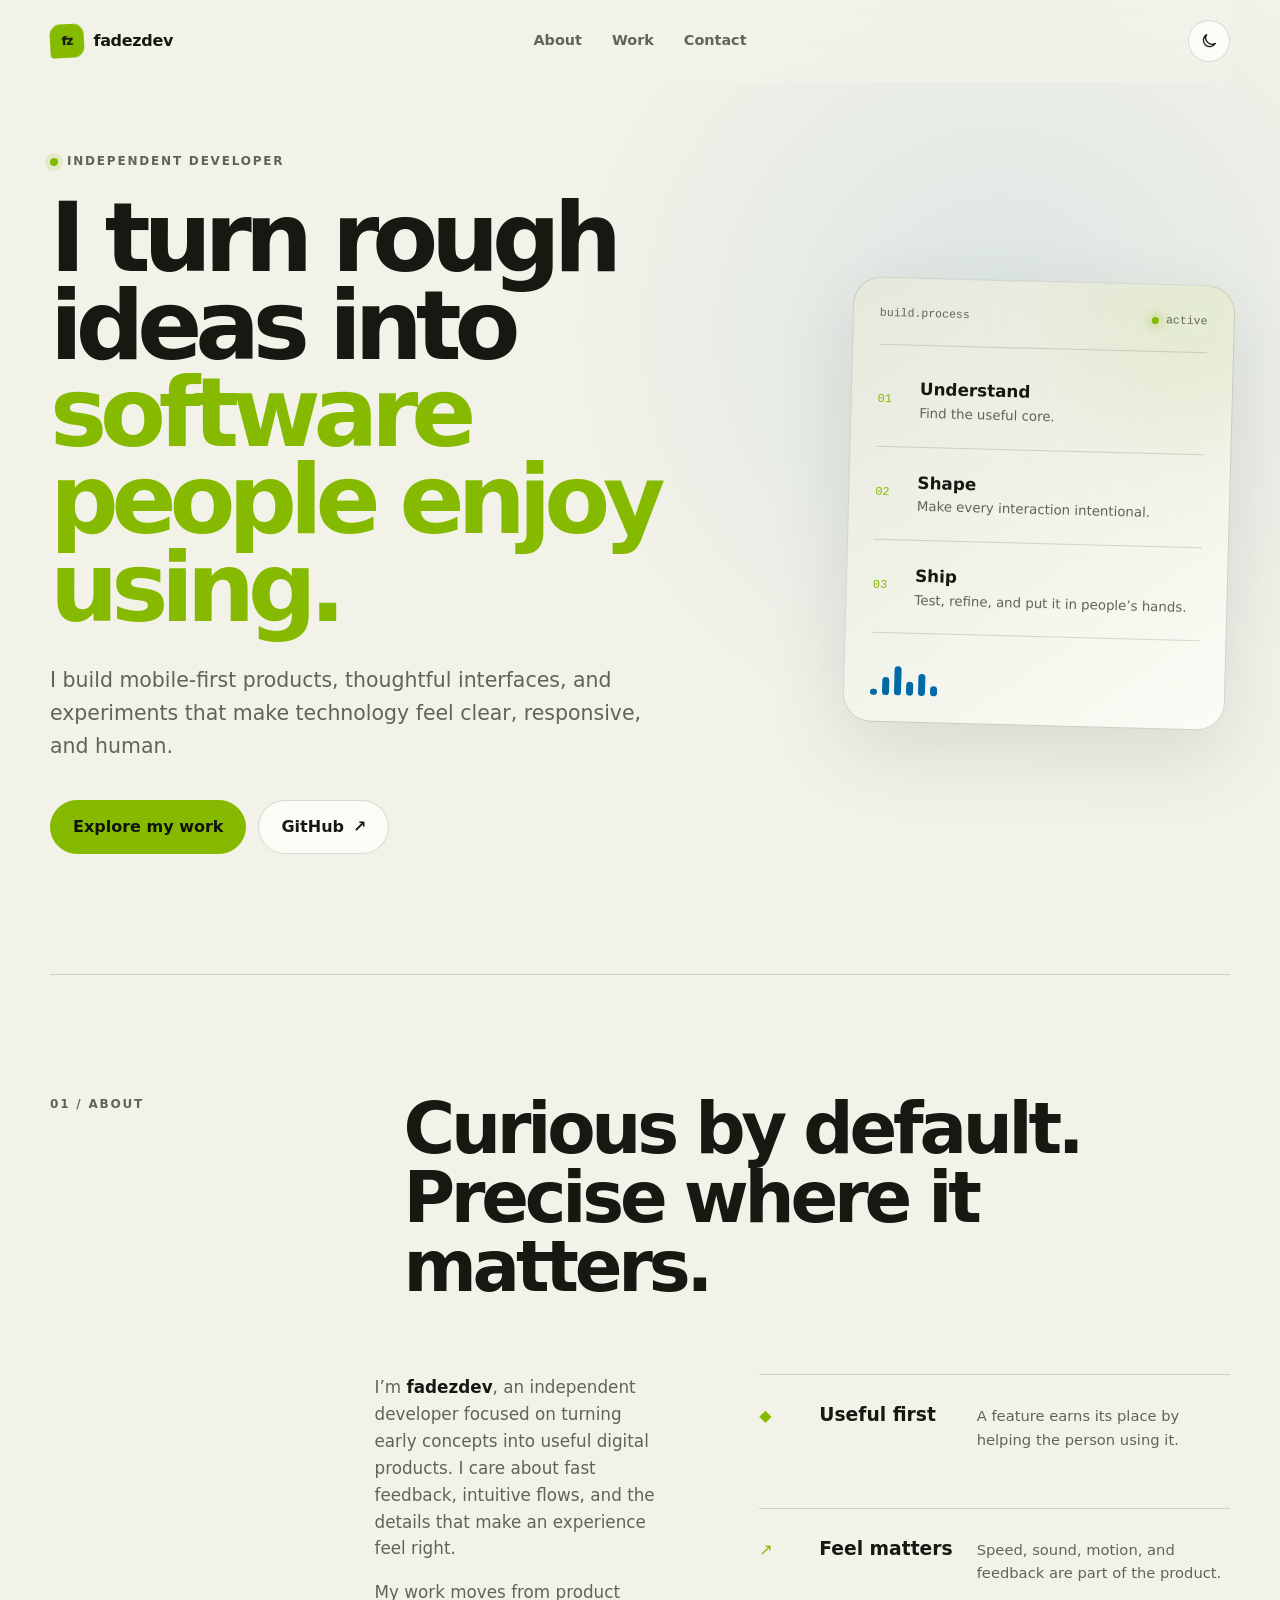
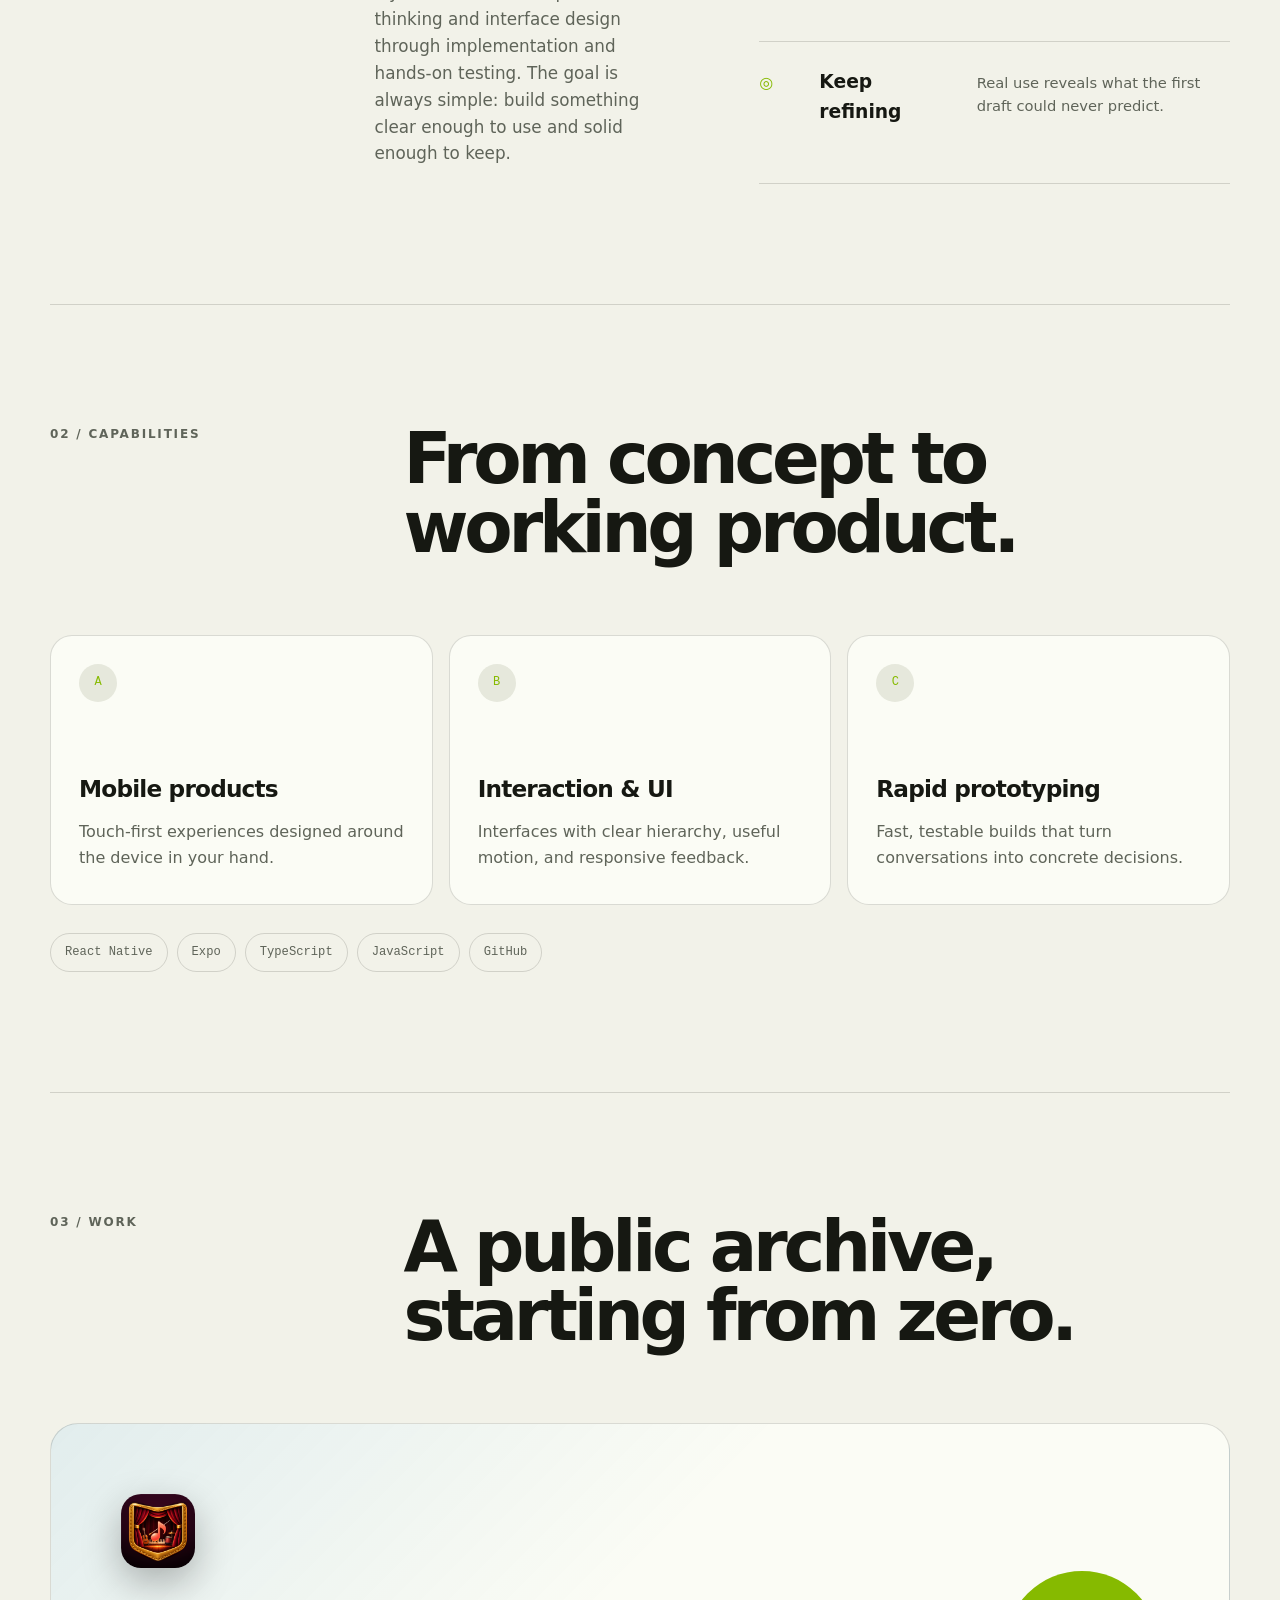
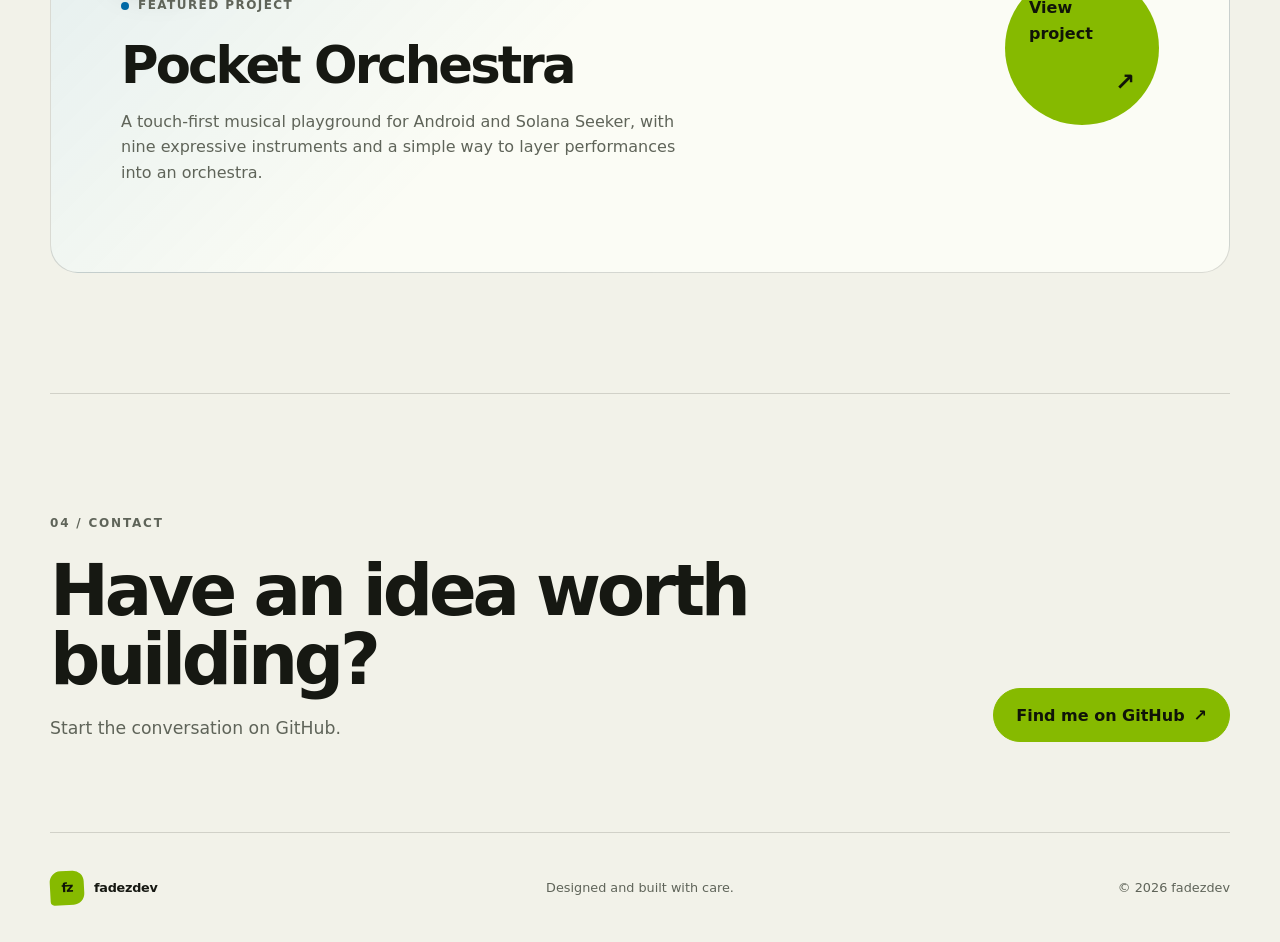
<file: index.html>
<!doctype html>
<html lang="en">
  <head>
    <meta charset="UTF-8" />
    <meta name="viewport" content="width=device-width, initial-scale=1" />
    <meta
      name="description"
      content="fadezdev — an independent developer building thoughtful mobile products, interfaces, and experiments."
    />
    <meta name="theme-color" content="#10110f" />
    <meta property="og:title" content="fadezdev — Independent developer" />
    <meta
      property="og:description"
      content="Thoughtful mobile products, interfaces, and experiments."
    />
    <meta property="og:type" content="website" />
    <meta property="og:url" content="https://fadezdev.github.io/" />
    <title>fadezdev — Independent developer</title>
    <link rel="stylesheet" href="./styles.css" />
    <script>
      document.documentElement.dataset.theme =
        localStorage.getItem("fadez-theme") ||
        (window.matchMedia("(prefers-color-scheme: light)").matches ? "light" : "dark");
    </script>
    <script src="./script.js" defer></script>
  </head>
  <body>
    <a class="skip-link" href="#main">Skip to content</a>

    <header class="site-header" data-header>
      <a class="brand" href="#top" aria-label="fadezdev home">
        <span class="brand-mark" aria-hidden="true">fz</span>
        <span>fadezdev</span>
      </a>

      <nav class="nav" aria-label="Primary navigation">
        <a href="#about">About</a>
        <a href="#work">Work</a>
        <a href="#contact">Contact</a>
      </nav>

      <button class="theme-toggle" type="button" data-theme-toggle aria-label="Switch color theme">
        <svg class="sun" viewBox="0 0 24 24" aria-hidden="true">
          <circle cx="12" cy="12" r="4"></circle>
          <path d="M12 2v2M12 20v2M4.93 4.93l1.42 1.42M17.66 17.66l1.41 1.41M2 12h2M20 12h2M4.93 19.07l1.42-1.42M17.66 6.34l1.41-1.41"></path>
        </svg>
        <svg class="moon" viewBox="0 0 24 24" aria-hidden="true">
          <path d="M20.4 15.2A8.5 8.5 0 0 1 8.8 3.6 8.5 8.5 0 1 0 20.4 15.2Z"></path>
        </svg>
      </button>
    </header>

    <main id="main">
      <section class="hero section" id="top">
        <div class="hero-copy reveal">
          <p class="eyebrow"><span class="status-dot"></span> Independent developer</p>
          <h1>I turn rough ideas into <span>software people enjoy using.</span></h1>
          <p class="hero-intro">
            I build mobile-first products, thoughtful interfaces, and experiments that make
            technology feel clear, responsive, and human.
          </p>
          <div class="hero-actions">
            <a class="button button-primary" href="#work">Explore my work</a>
            <a
              class="button button-quiet"
              href="https://github.com/fadezdev"
              target="_blank"
              rel="noreferrer"
            >
              GitHub
              <span aria-hidden="true">↗</span>
            </a>
          </div>
        </div>

        <div class="process-card reveal" aria-label="My product process">
          <div class="card-topline">
            <span>build.process</span>
            <span class="live-label"><i></i> active</span>
          </div>
          <ol class="process-list">
            <li>
              <span>01</span>
              <div><strong>Understand</strong><small>Find the useful core.</small></div>
            </li>
            <li>
              <span>02</span>
              <div><strong>Shape</strong><small>Make every interaction intentional.</small></div>
            </li>
            <li>
              <span>03</span>
              <div><strong>Ship</strong><small>Test, refine, and put it in people’s hands.</small></div>
            </li>
          </ol>
          <div class="signal" aria-hidden="true">
            <span></span><span></span><span></span><span></span><span></span><span></span>
          </div>
        </div>
      </section>

      <section class="section about" id="about">
        <div class="section-heading reveal">
          <p class="section-number">01 / About</p>
          <h2>Curious by default.<br />Precise where it matters.</h2>
        </div>

        <div class="about-grid">
          <div class="about-copy reveal">
            <p>
              I’m <strong>fadezdev</strong>, an independent developer focused on turning early
              concepts into useful digital products. I care about fast feedback, intuitive flows,
              and the details that make an experience feel right.
            </p>
            <p>
              My work moves from product thinking and interface design through implementation and
              hands-on testing. The goal is always simple: build something clear enough to use and
              solid enough to keep.
            </p>
          </div>

          <div class="principles reveal">
            <article>
              <span>◆</span>
              <h3>Useful first</h3>
              <p>A feature earns its place by helping the person using it.</p>
            </article>
            <article>
              <span>↗</span>
              <h3>Feel matters</h3>
              <p>Speed, sound, motion, and feedback are part of the product.</p>
            </article>
            <article>
              <span>◎</span>
              <h3>Keep refining</h3>
              <p>Real use reveals what the first draft could never predict.</p>
            </article>
          </div>
        </div>
      </section>

      <section class="section capabilities" aria-labelledby="capabilities-title">
        <div class="section-heading reveal">
          <p class="section-number">02 / Capabilities</p>
          <h2 id="capabilities-title">From concept to working product.</h2>
        </div>

        <div class="capability-grid">
          <article class="capability-card reveal">
            <span class="capability-index">A</span>
            <h3>Mobile products</h3>
            <p>Touch-first experiences designed around the device in your hand.</p>
          </article>
          <article class="capability-card reveal">
            <span class="capability-index">B</span>
            <h3>Interaction &amp; UI</h3>
            <p>Interfaces with clear hierarchy, useful motion, and responsive feedback.</p>
          </article>
          <article class="capability-card reveal">
            <span class="capability-index">C</span>
            <h3>Rapid prototyping</h3>
            <p>Fast, testable builds that turn conversations into concrete decisions.</p>
          </article>
        </div>

        <div class="stack reveal" aria-label="Current technology stack">
          <span>React Native</span>
          <span>Expo</span>
          <span>TypeScript</span>
          <span>JavaScript</span>
          <span>GitHub</span>
        </div>
      </section>

      <section class="section work" id="work">
        <div class="section-heading reveal">
          <p class="section-number">03 / Work</p>
          <h2>A public archive,<br />starting from zero.</h2>
        </div>

        <div class="work-card reveal">
          <div class="work-card-copy">
            <img class="work-icon" src="./pocket-orchestra/assets/icon.png" alt="Pocket Orchestra app icon" />
            <p class="work-state"><span></span> Featured project</p>
            <h3>Pocket Orchestra</h3>
            <p>
              A touch-first musical playground for Android and Solana Seeker, with nine expressive
              instruments and a simple way to layer performances into an orchestra.
            </p>
          </div>
          <a
            class="round-link"
            href="./pocket-orchestra/"
            aria-label="Read about Pocket Orchestra"
          >
            <span>View<br />project</span>
            <b aria-hidden="true">↗</b>
          </a>
        </div>
      </section>

      <section class="section contact" id="contact">
        <p class="section-number reveal">04 / Contact</p>
        <div class="contact-row reveal">
          <div>
            <h2>Have an idea worth building?</h2>
            <p>Start the conversation on GitHub.</p>
          </div>
          <a
            class="button button-primary"
            href="https://github.com/fadezdev"
            target="_blank"
            rel="noreferrer"
          >
            Find me on GitHub <span aria-hidden="true">↗</span>
          </a>
        </div>
      </section>
    </main>

    <footer class="site-footer">
      <a class="brand" href="#top"><span class="brand-mark" aria-hidden="true">fz</span>fadezdev</a>
      <p>Designed and built with care.</p>
      <p>© <span data-year></span> fadezdev</p>
    </footer>
  </body>
</html>
</file>
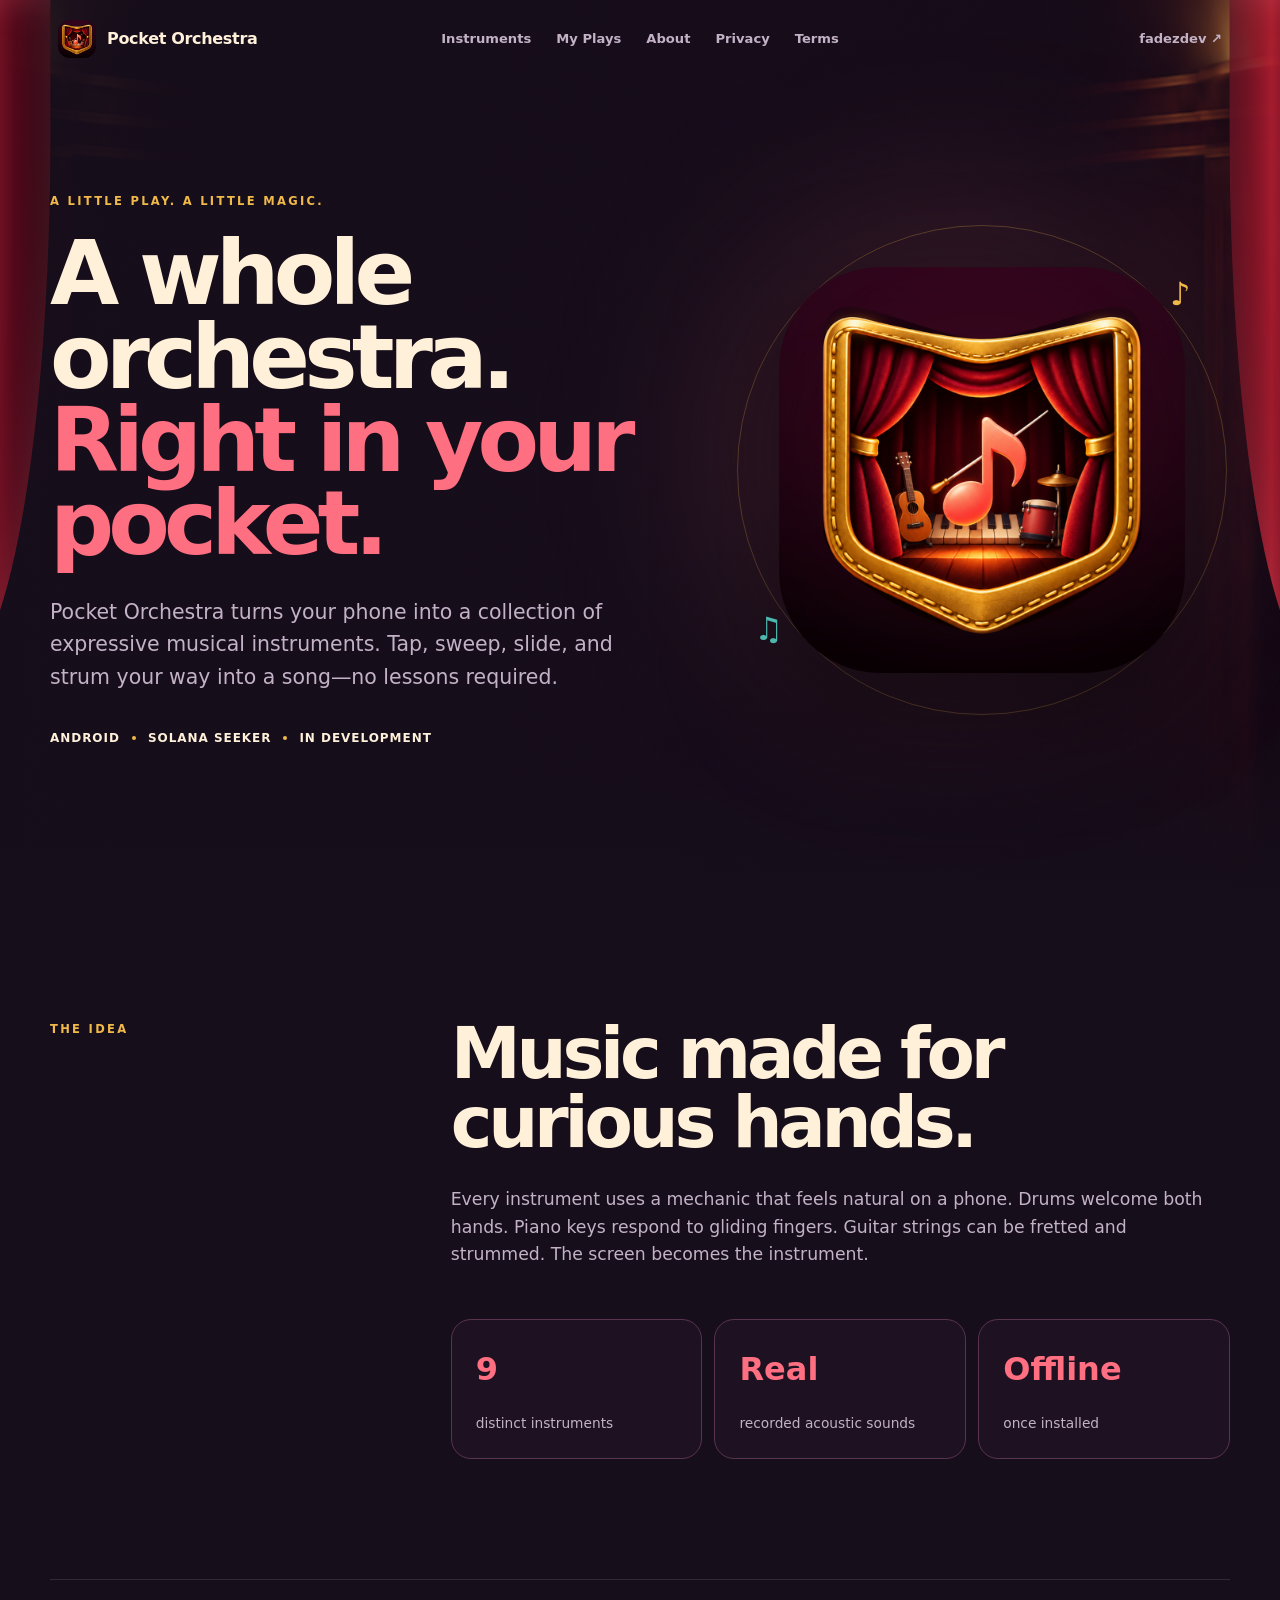
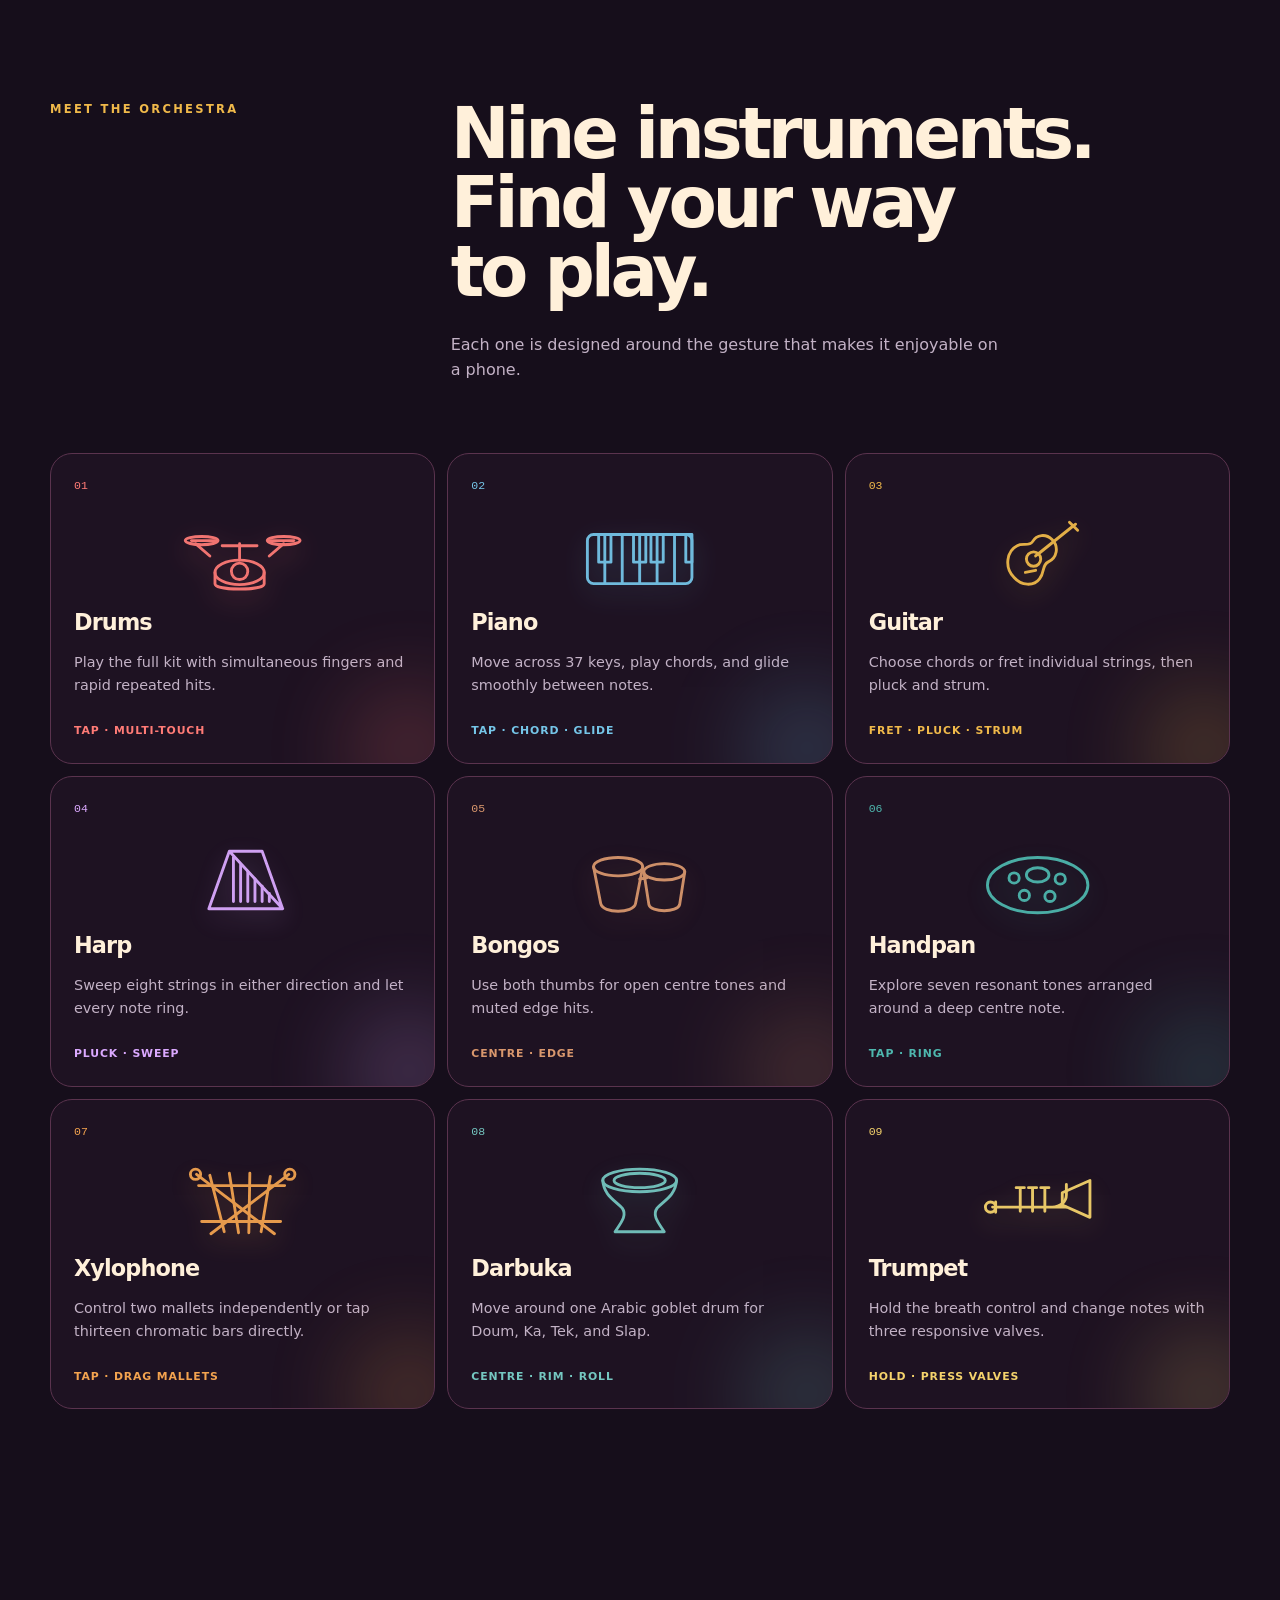
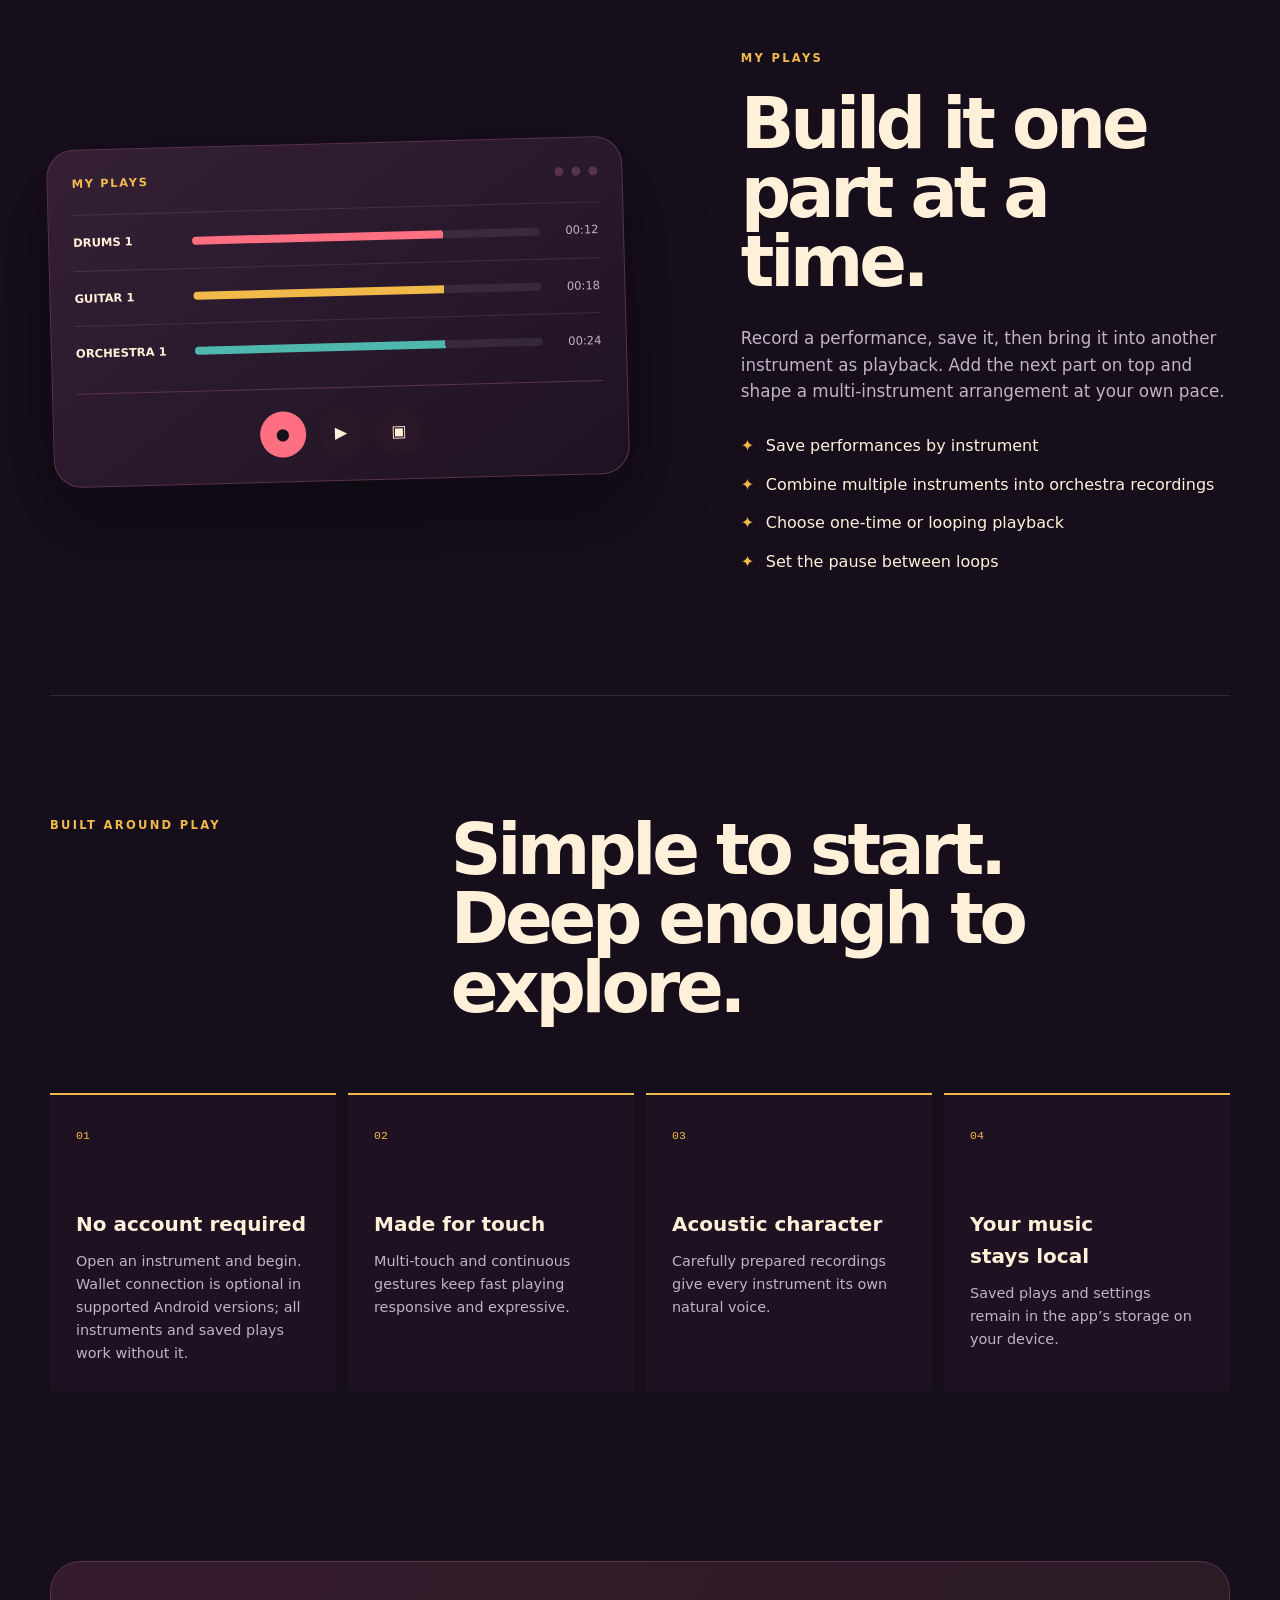
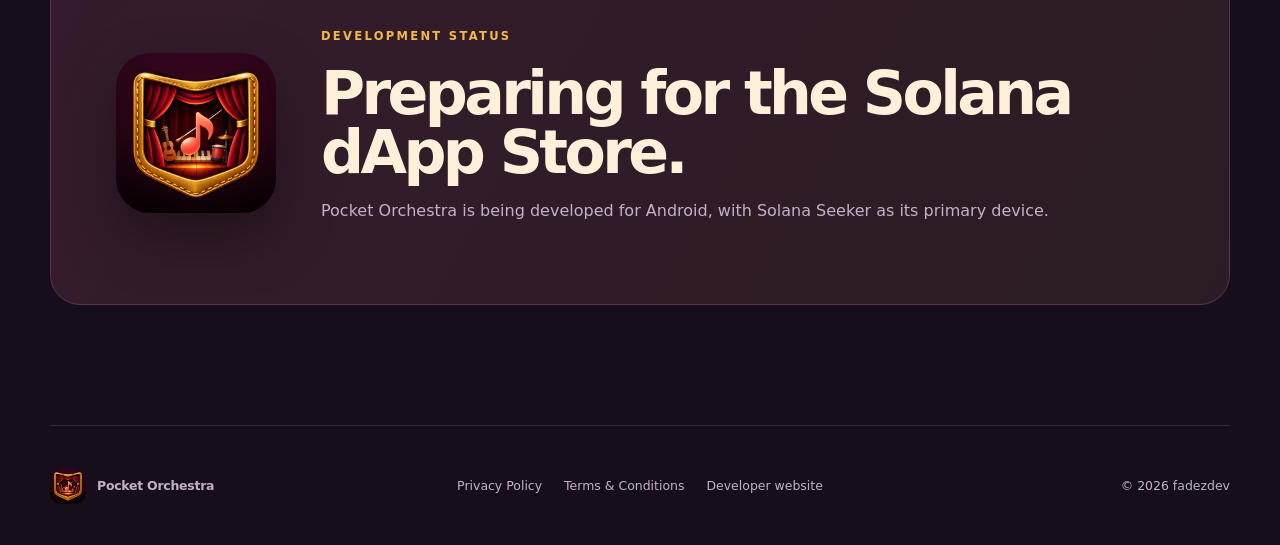
<file: pocket-orchestra/index.html>
<!doctype html>
<html lang="en">
  <head>
    <meta charset="UTF-8" />
    <meta name="viewport" content="width=device-width, initial-scale=1" />
    <meta
      name="description"
      content="Pocket Orchestra is a touch-first musical playground for Android and Solana Seeker with nine playable instruments and layered performances."
    />
    <meta name="theme-color" content="#160e1b" />
    <meta property="og:title" content="Pocket Orchestra" />
    <meta
      property="og:description"
      content="Nine instruments. One pocket-sized stage. Built for expressive play on Android and Solana Seeker."
    />
    <meta property="og:type" content="website" />
    <meta property="og:url" content="https://fadezdev.github.io/pocket-orchestra/" />
    <meta property="og:image" content="https://fadezdev.github.io/pocket-orchestra/assets/icon.png" />
    <title>Pocket Orchestra — A little play. A little magic.</title>
    <link rel="icon" href="./assets/icon.png" />
    <link rel="stylesheet" href="./styles.css" />
    <script src="./script.js" defer></script>
  </head>
  <body>
    <a class="skip-link" href="#main">Skip to content</a>

    <svg class="instrument-sprite" aria-hidden="true">
      <defs>
        <symbol id="inst-drums" viewBox="0 0 120 80">
          <ellipse cx="57" cy="55" rx="24" ry="12"/><path d="M33 55v11c0 7 48 7 48 0V55M57 43v-16M40 29h34M28 39l-14-12m72 12 14-12M10 24h25m50 0h25"/>
          <ellipse cx="20" cy="24" rx="16" ry="4"/><ellipse cx="100" cy="24" rx="16" ry="4"/><circle cx="57" cy="54" r="8"/>
        </symbol>
        <symbol id="inst-piano" viewBox="0 0 120 80">
          <rect x="9" y="18" width="102" height="48" rx="6"/><path d="M26 18v48M43 18v48M60 18v48M77 18v48M94 18v48"/>
          <path class="solid" d="M20 18h12v27H20zm34 0h12v27H54zm17 0h12v27H71zm34 0h6v27h-6z"/>
        </symbol>
        <symbol id="inst-guitar" viewBox="0 0 120 80">
          <path d="M37 60c-10-10-7-26 3-31 5-3 12 1 15-4 4-7 13-8 19-2 7 7 5 18-4 22-6 3-3 10-8 16-6 8-18 7-25-1Z"/>
          <circle cx="56" cy="42" r="7"/><path d="M62 36 97 8m-39 31L94 10m-3-4 8 8M48 55l10-2"/>
        </symbol>
        <symbol id="inst-harp" viewBox="0 0 120 80">
          <path d="M27 68 47 12h32l20 56M27 68h72M47 12l52 56"/>
          <path d="M51 18v43M58 25v36M65 32v29M72 39v22M79 46v15M86 53v8"/>
        </symbol>
        <symbol id="inst-bongos" viewBox="0 0 120 80">
          <ellipse cx="39" cy="27" rx="24" ry="9"/><path d="M15 27 22 63c2 10 32 10 34 0l7-36"/><ellipse cx="84" cy="32" rx="20" ry="8"/><path d="M64 32 69 64c2 8 28 8 30 0l5-32M60 39l7-1"/>
        </symbol>
        <symbol id="inst-handpan" viewBox="0 0 120 80">
          <ellipse cx="60" cy="45" rx="49" ry="27"/><ellipse cx="60" cy="35" rx="11" ry="7"/><circle cx="37" cy="38" r="5"/><circle cx="82" cy="39" r="5"/><circle cx="47" cy="55" r="5"/><circle cx="72" cy="56" r="5"/>
        </symbol>
        <symbol id="inst-xylophone" viewBox="0 0 120 80">
          <path d="m28 13 14 55M47 11l9 58M67 11l-1 58M87 14l-9 54M17 23h84M20 58h77"/><path d="M15 12 91 70m14-58L29 70"/><circle class="solid" cx="14" cy="12" r="5"/><circle class="solid" cx="106" cy="12" r="5"/>
        </symbol>
        <symbol id="inst-darbuka" viewBox="0 0 120 80">
          <ellipse cx="60" cy="18" rx="36" ry="11"/><path d="M24 18c1 15 13 20 19 27 5 7-1 14-7 23h48c-6-9-12-16-7-23 6-7 18-12 19-27M37 68h46"/><ellipse cx="60" cy="18" rx="25" ry="7"/>
        </symbol>
        <symbol id="inst-trumpet" viewBox="0 0 120 80">
          <path d="M16 44h58c8 0 14-5 14-12V22m0 22H71M19 39v10M43 25v23M55 25v23M67 25v23M39 25h8m4 0h8m4 0h8"/><path d="M84 30 111 18v36L84 42Z"/><circle cx="14" cy="44" r="5"/>
        </symbol>
      </defs>
    </svg>

    <header class="site-header" data-header>
      <a class="brand" href="./" aria-label="Pocket Orchestra home">
        <img src="./assets/icon.png" alt="" />
        <span>Pocket Orchestra</span>
      </a>
      <nav aria-label="Pocket Orchestra navigation">
        <a href="#instruments">Instruments</a>
        <a href="#recording">My Plays</a>
        <a href="#about">About</a>
        <a href="./privacy.html">Privacy</a>
        <a href="./terms.html">Terms</a>
      </nav>
      <a class="developer-link" href="../">fadezdev <span aria-hidden="true">↗</span></a>
    </header>

    <main id="main">
      <section class="hero" id="top">
        <div class="curtain curtain-left" aria-hidden="true"></div>
        <div class="curtain curtain-right" aria-hidden="true"></div>
        <div class="hero-glow" aria-hidden="true"></div>
        <div class="hero-copy reveal">
          <p class="eyebrow">A little play. A little magic.</p>
          <h1>A whole orchestra.<br /><span>Right in your pocket.</span></h1>
          <p class="hero-intro">
            Pocket Orchestra turns your phone into a collection of expressive musical instruments.
            Tap, sweep, slide, and strum your way into a song—no lessons required.
          </p>
          <div class="platform-note" aria-label="Platform information">
            <span>Android</span>
            <i></i>
            <span>Solana Seeker</span>
            <i></i>
            <span>In development</span>
          </div>
        </div>

        <div class="hero-art reveal" aria-label="Pocket Orchestra icon on a miniature theater stage">
          <div class="stage-orbit orbit-one"></div>
          <div class="stage-orbit orbit-two"></div>
          <img src="./assets/icon.png" alt="Pocket Orchestra pocket theater app icon" />
          <div class="floating-note note-one" aria-hidden="true">♪</div>
          <div class="floating-note note-two" aria-hidden="true">♫</div>
        </div>
      </section>

      <section class="promise section" id="about">
        <div class="section-label reveal">The idea</div>
        <div class="promise-copy reveal">
          <h2>Music made for curious hands.</h2>
          <p>
            Every instrument uses a mechanic that feels natural on a phone. Drums welcome both
            hands. Piano keys respond to gliding fingers. Guitar strings can be fretted and strummed.
            The screen becomes the instrument.
          </p>
        </div>
        <div class="promise-points reveal">
          <article><strong>9</strong><span>distinct instruments</span></article>
          <article><strong>Real</strong><span>recorded acoustic sounds</span></article>
          <article><strong>Offline</strong><span>once installed</span></article>
        </div>
      </section>

      <section class="instruments section" id="instruments">
        <div class="section-heading reveal">
          <p class="section-label">Meet the orchestra</p>
          <h2>Nine instruments.<br />Find your way to play.</h2>
          <p>Each one is designed around the gesture that makes it enjoyable on a phone.</p>
        </div>

        <div class="instrument-grid">
          <article class="instrument-card drums reveal"><span>01</span><svg class="instrument-art" aria-hidden="true"><use href="#inst-drums" /></svg><h3>Drums</h3><p>Play the full kit with simultaneous fingers and rapid repeated hits.</p><b>Tap · Multi-touch</b></article>
          <article class="instrument-card piano reveal"><span>02</span><svg class="instrument-art" aria-hidden="true"><use href="#inst-piano" /></svg><h3>Piano</h3><p>Move across 37 keys, play chords, and glide smoothly between notes.</p><b>Tap · Chord · Glide</b></article>
          <article class="instrument-card guitar reveal"><span>03</span><svg class="instrument-art" aria-hidden="true"><use href="#inst-guitar" /></svg><h3>Guitar</h3><p>Choose chords or fret individual strings, then pluck and strum.</p><b>Fret · Pluck · Strum</b></article>
          <article class="instrument-card harp reveal"><span>04</span><svg class="instrument-art" aria-hidden="true"><use href="#inst-harp" /></svg><h3>Harp</h3><p>Sweep eight strings in either direction and let every note ring.</p><b>Pluck · Sweep</b></article>
          <article class="instrument-card bongos reveal"><span>05</span><svg class="instrument-art" aria-hidden="true"><use href="#inst-bongos" /></svg><h3>Bongos</h3><p>Use both thumbs for open centre tones and muted edge hits.</p><b>Centre · Edge</b></article>
          <article class="instrument-card handpan reveal"><span>06</span><svg class="instrument-art" aria-hidden="true"><use href="#inst-handpan" /></svg><h3>Handpan</h3><p>Explore seven resonant tones arranged around a deep centre note.</p><b>Tap · Ring</b></article>
          <article class="instrument-card xylophone reveal"><span>07</span><svg class="instrument-art" aria-hidden="true"><use href="#inst-xylophone" /></svg><h3>Xylophone</h3><p>Control two mallets independently or tap thirteen chromatic bars directly.</p><b>Tap · Drag mallets</b></article>
          <article class="instrument-card darbuka reveal"><span>08</span><svg class="instrument-art" aria-hidden="true"><use href="#inst-darbuka" /></svg><h3>Darbuka</h3><p>Move around one Arabic goblet drum for Doum, Ka, Tek, and Slap.</p><b>Centre · Rim · Roll</b></article>
          <article class="instrument-card trumpet reveal"><span>09</span><svg class="instrument-art" aria-hidden="true"><use href="#inst-trumpet" /></svg><h3>Trumpet</h3><p>Hold the breath control and change notes with three responsive valves.</p><b>Hold · Press valves</b></article>
        </div>
      </section>

      <section class="recording section" id="recording">
        <div class="recording-console reveal" aria-hidden="true">
          <div class="console-top"><span>MY PLAYS</span><i></i><i></i><i></i></div>
          <div class="track coral"><b>DRUMS 1</b><span></span><em>00:12</em></div>
          <div class="track gold"><b>GUITAR 1</b><span></span><em>00:18</em></div>
          <div class="track teal"><b>ORCHESTRA 1</b><span></span><em>00:24</em></div>
          <div class="console-line"></div>
          <div class="console-controls"><span>●</span><span>▶</span><span>▣</span></div>
        </div>
        <div class="recording-copy reveal">
          <p class="section-label">My Plays</p>
          <h2>Build it one part at a time.</h2>
          <p>
            Record a performance, save it, then bring it into another instrument as playback. Add
            the next part on top and shape a multi-instrument arrangement at your own pace.
          </p>
          <ul>
            <li>Save performances by instrument</li>
            <li>Combine multiple instruments into orchestra recordings</li>
            <li>Choose one-time or looping playback</li>
            <li>Set the pause between loops</li>
          </ul>
        </div>
      </section>

      <section class="principles section">
        <div class="section-heading reveal">
          <p class="section-label">Built around play</p>
          <h2>Simple to start.<br />Deep enough to explore.</h2>
        </div>
        <div class="principle-grid">
          <article class="reveal"><span>01</span><h3>No account required</h3><p>Open an instrument and begin. Wallet connection is optional in supported Android versions; all instruments and saved plays work without it.</p></article>
          <article class="reveal"><span>02</span><h3>Made for touch</h3><p>Multi-touch and continuous gestures keep fast playing responsive and expressive.</p></article>
          <article class="reveal"><span>03</span><h3>Acoustic character</h3><p>Carefully prepared recordings give every instrument its own natural voice.</p></article>
          <article class="reveal"><span>04</span><h3>Your music stays local</h3><p>Saved plays and settings remain in the app’s storage on your device.</p></article>
        </div>
      </section>

      <section class="status section">
        <div class="status-inner reveal">
          <img src="./assets/icon.png" alt="" />
          <div>
            <p class="section-label">Development status</p>
            <h2>Preparing for the Solana dApp Store.</h2>
            <p>Pocket Orchestra is being developed for Android, with Solana Seeker as its primary device.</p>
          </div>
        </div>
      </section>
    </main>

    <footer class="site-footer">
      <div class="footer-brand"><img src="./assets/icon.png" alt="" /><span>Pocket Orchestra</span></div>
      <div class="footer-links">
        <a href="./privacy.html">Privacy Policy</a>
        <a href="./terms.html">Terms &amp; Conditions</a>
        <a href="../">Developer website</a>
      </div>
      <p>© <span data-year></span> fadezdev</p>
    </footer>
  </body>
</html>
</file>
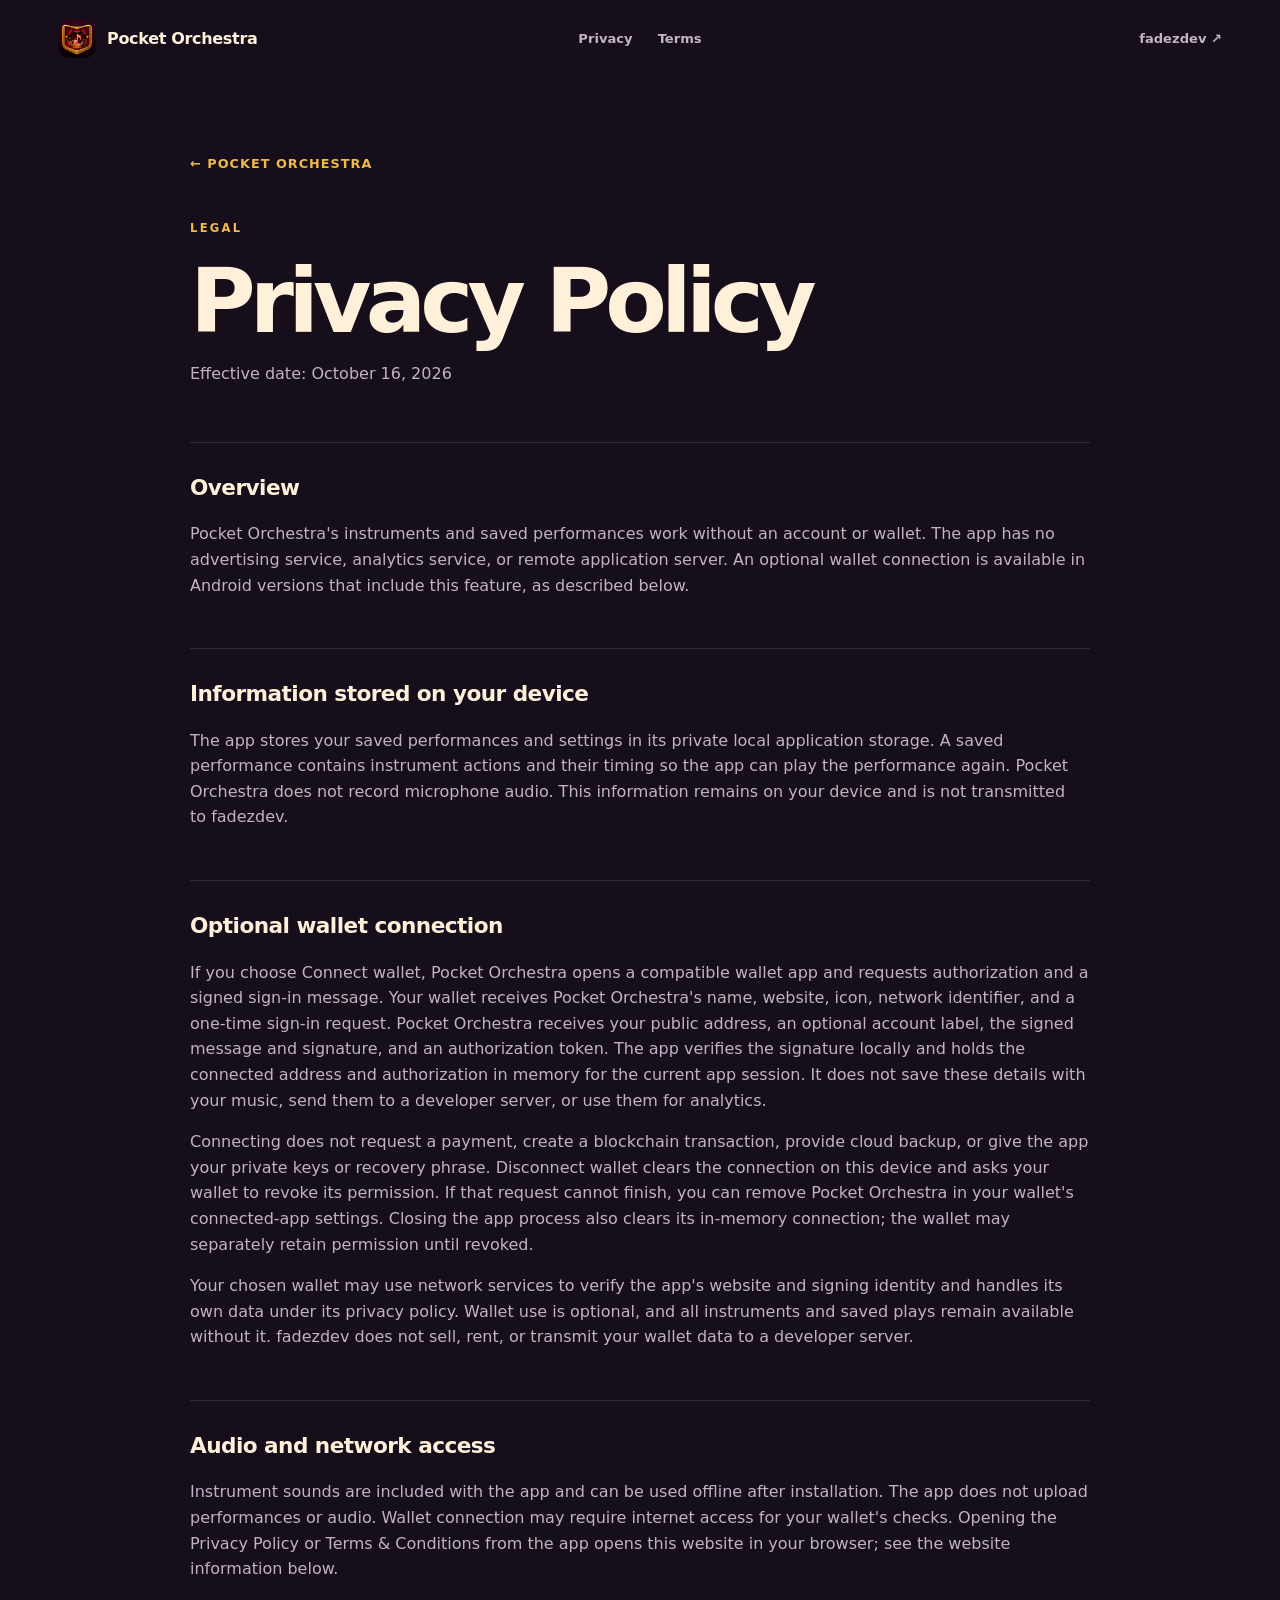
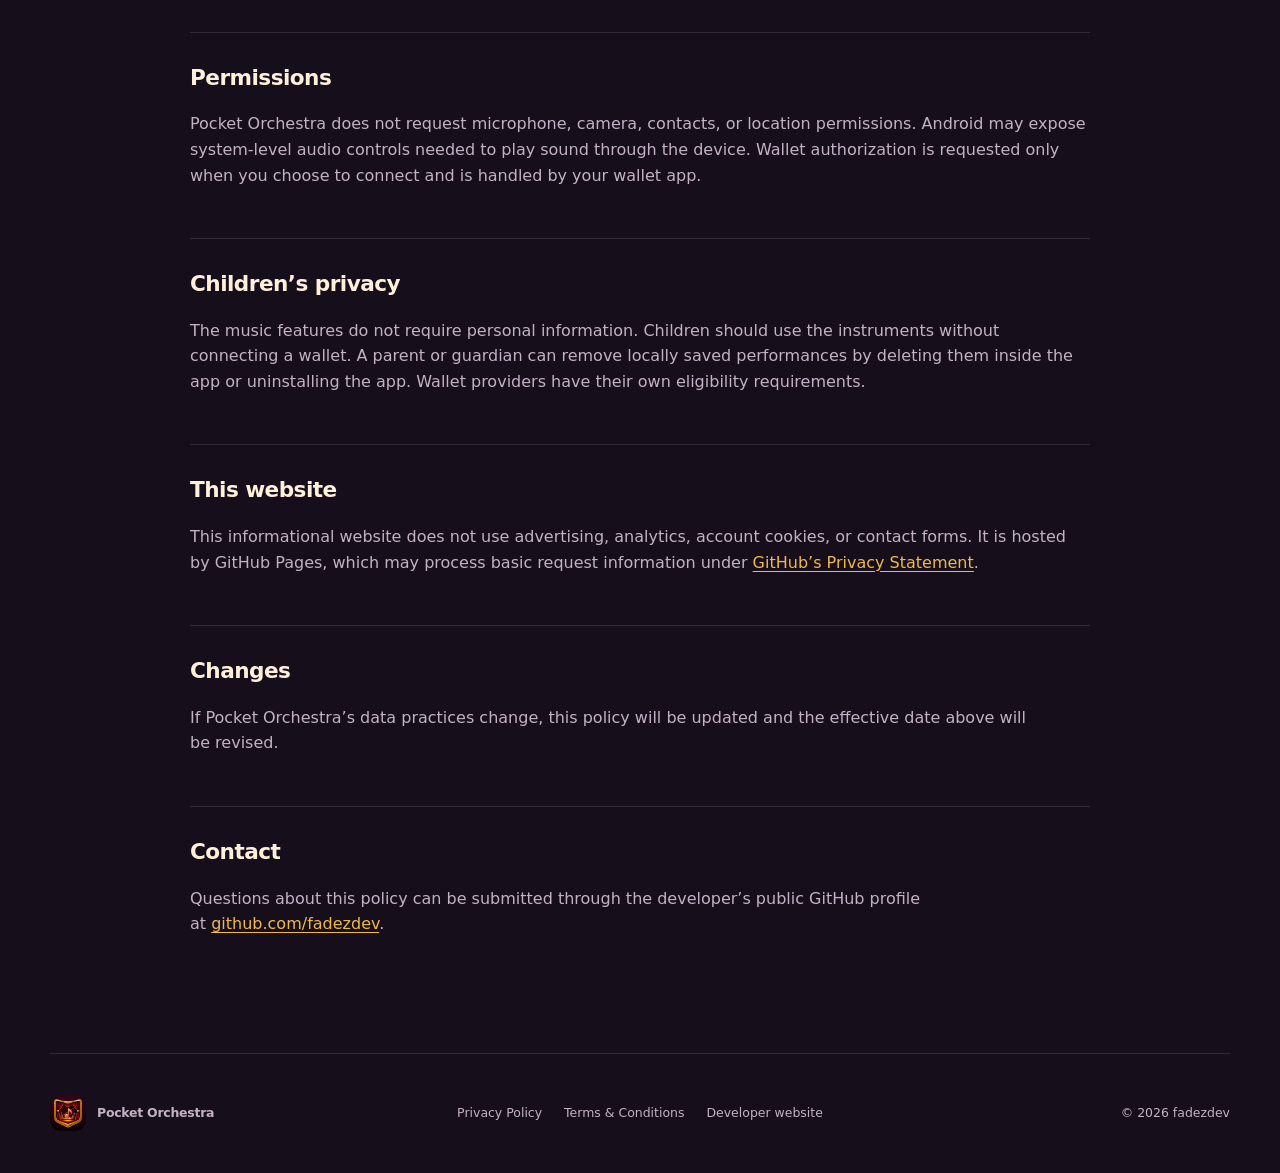
<file: pocket-orchestra/privacy.html>
<!doctype html>
<html lang="en">
  <head>
    <meta charset="UTF-8" />
    <meta name="viewport" content="width=device-width, initial-scale=1" />
    <meta name="description" content="Pocket Orchestra Privacy Policy" />
    <meta name="theme-color" content="#160e1b" />
    <title>Privacy Policy — Pocket Orchestra</title>
    <link rel="icon" href="./assets/icon.png" />
    <link rel="stylesheet" href="./styles.css" />
    <script src="./script.js" defer></script>
  </head>
  <body>
    <header class="site-header scrolled" data-header>
      <a class="brand" href="./"><img src="./assets/icon.png" alt="" /><span>Pocket Orchestra</span></a>
      <nav aria-label="Legal navigation"><a href="./privacy.html" aria-current="page">Privacy</a><a href="./terms.html">Terms</a></nav>
      <a class="developer-link" href="../">fadezdev <span aria-hidden="true">↗</span></a>
    </header>
    <main class="legal-main">
      <a class="legal-back" href="./">← Pocket Orchestra</a>
      <p class="section-label">Legal</p>
      <h1>Privacy Policy</h1>
      <p class="legal-meta">Effective date: October 16, 2026</p>
      <div class="legal-copy">
        <section><h2>Overview</h2><p>Pocket Orchestra's instruments and saved performances work without an account or wallet. The app has no advertising service, analytics service, or remote application server. An optional wallet connection is available in Android versions that include this feature, as described below.</p></section>
        <section><h2>Information stored on your device</h2><p>The app stores your saved performances and settings in its private local application storage. A saved performance contains instrument actions and their timing so the app can play the performance again. Pocket Orchestra does not record microphone audio. This information remains on your device and is not transmitted to fadezdev.</p></section>
        <section><h2>Optional wallet connection</h2><p>If you choose Connect wallet, Pocket Orchestra opens a compatible wallet app and requests authorization and a signed sign-in message. Your wallet receives Pocket Orchestra's name, website, icon, network identifier, and a one-time sign-in request. Pocket Orchestra receives your public address, an optional account label, the signed message and signature, and an authorization token. The app verifies the signature locally and holds the connected address and authorization in memory for the current app session. It does not save these details with your music, send them to a developer server, or use them for analytics.</p><p>Connecting does not request a payment, create a blockchain transaction, provide cloud backup, or give the app your private keys or recovery phrase. Disconnect wallet clears the connection on this device and asks your wallet to revoke its permission. If that request cannot finish, you can remove Pocket Orchestra in your wallet's connected-app settings. Closing the app process also clears its in-memory connection; the wallet may separately retain permission until revoked.</p><p>Your chosen wallet may use network services to verify the app's website and signing identity and handles its own data under its privacy policy. Wallet use is optional, and all instruments and saved plays remain available without it. fadezdev does not sell, rent, or transmit your wallet data to a developer server.</p></section>
        <section><h2>Audio and network access</h2><p>Instrument sounds are included with the app and can be used offline after installation. The app does not upload performances or audio. Wallet connection may require internet access for your wallet's checks. Opening the Privacy Policy or Terms &amp; Conditions from the app opens this website in your browser; see the website information below.</p></section>
        <section><h2>Permissions</h2><p>Pocket Orchestra does not request microphone, camera, contacts, or location permissions. Android may expose system-level audio controls needed to play sound through the device. Wallet authorization is requested only when you choose to connect and is handled by your wallet app.</p></section>
        <section><h2>Children’s privacy</h2><p>The music features do not require personal information. Children should use the instruments without connecting a wallet. A parent or guardian can remove locally saved performances by deleting them inside the app or uninstalling the app. Wallet providers have their own eligibility requirements.</p></section>
        <section><h2>This website</h2><p>This informational website does not use advertising, analytics, account cookies, or contact forms. It is hosted by GitHub Pages, which may process basic request information under <a href="https://docs.github.com/en/site-policy/privacy-policies/github-general-privacy-statement" target="_blank" rel="noreferrer">GitHub’s Privacy Statement</a>.</p></section>
        <section><h2>Changes</h2><p>If Pocket Orchestra’s data practices change, this policy will be updated and the effective date above will be revised.</p></section>
        <section><h2>Contact</h2><p>Questions about this policy can be submitted through the developer’s public GitHub profile at <a href="https://github.com/fadezdev" target="_blank" rel="noreferrer">github.com/fadezdev</a>.</p></section>
      </div>
    </main>
    <footer class="site-footer"><div class="footer-brand"><img src="./assets/icon.png" alt="" /><span>Pocket Orchestra</span></div><div class="footer-links"><a href="./privacy.html">Privacy Policy</a><a href="./terms.html">Terms &amp; Conditions</a><a href="../">Developer website</a></div><p>© <span data-year></span> fadezdev</p></footer>
  </body>
</html>
</file>
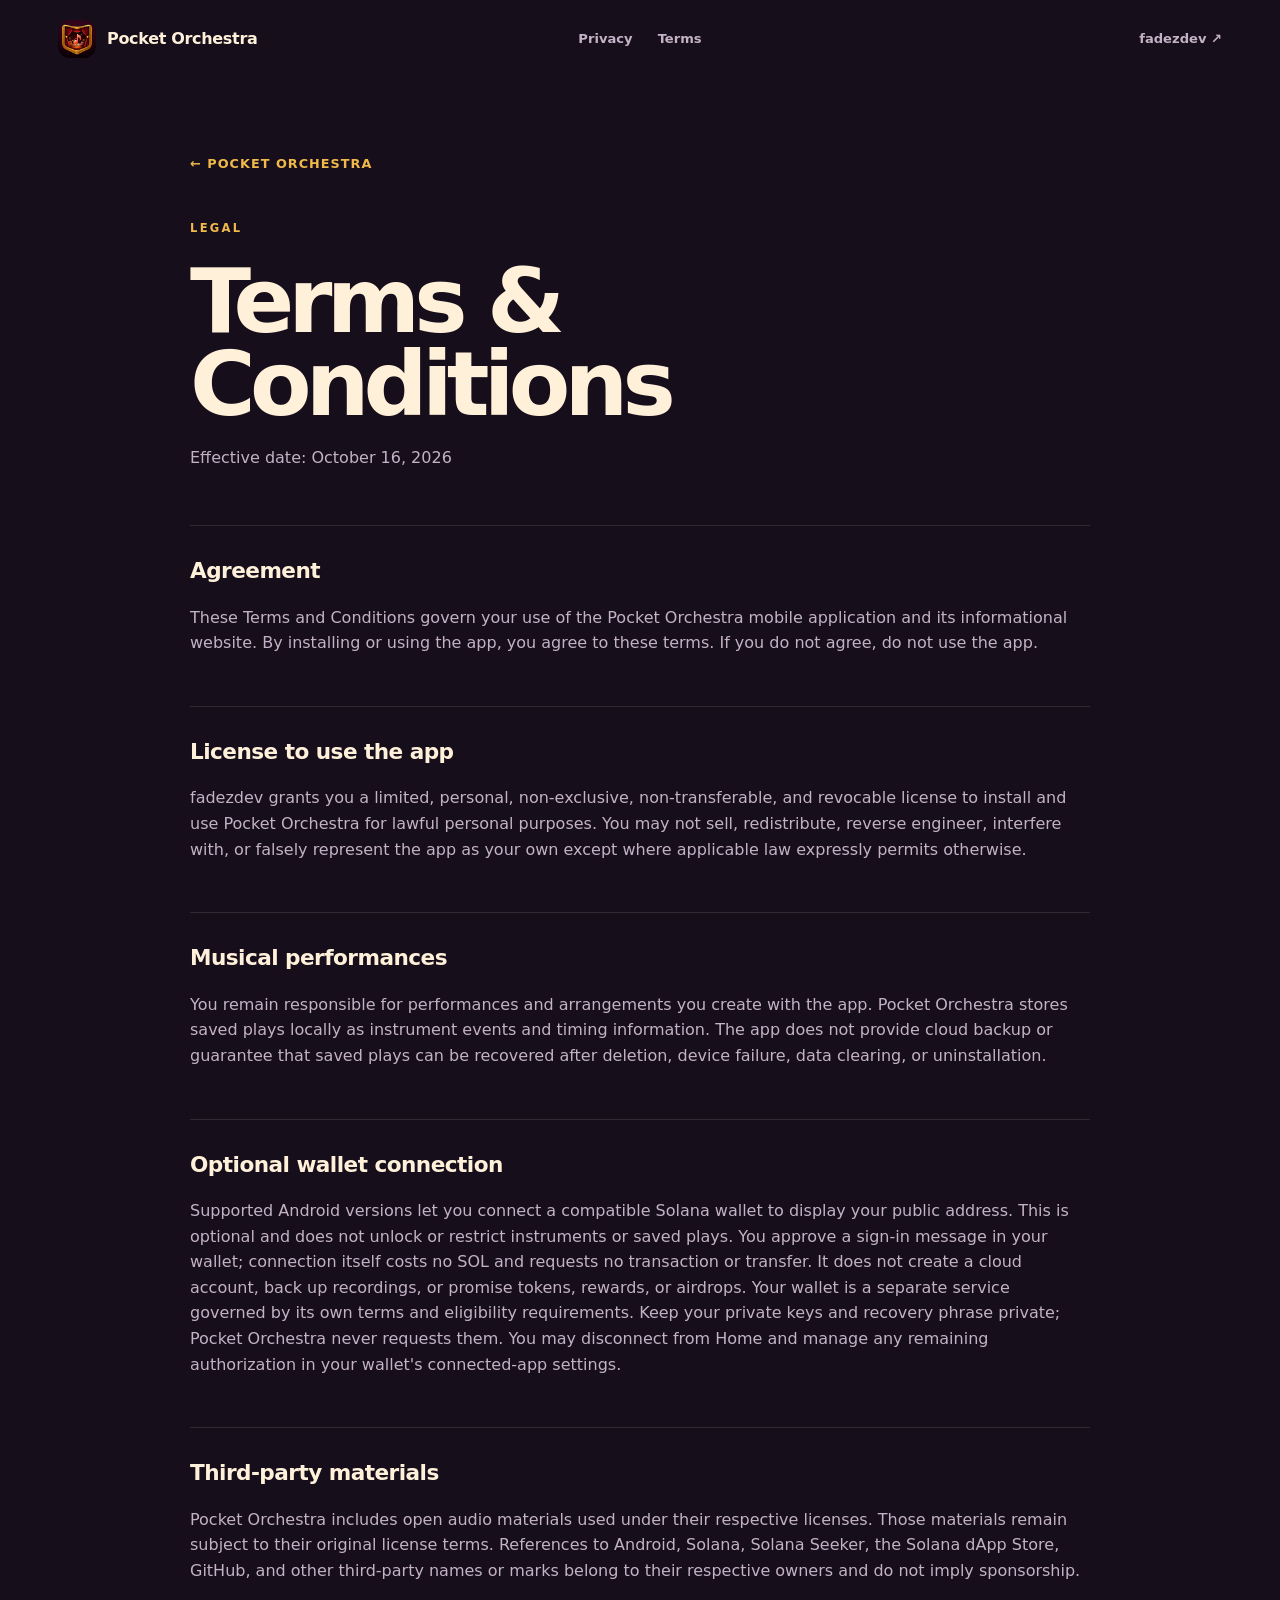
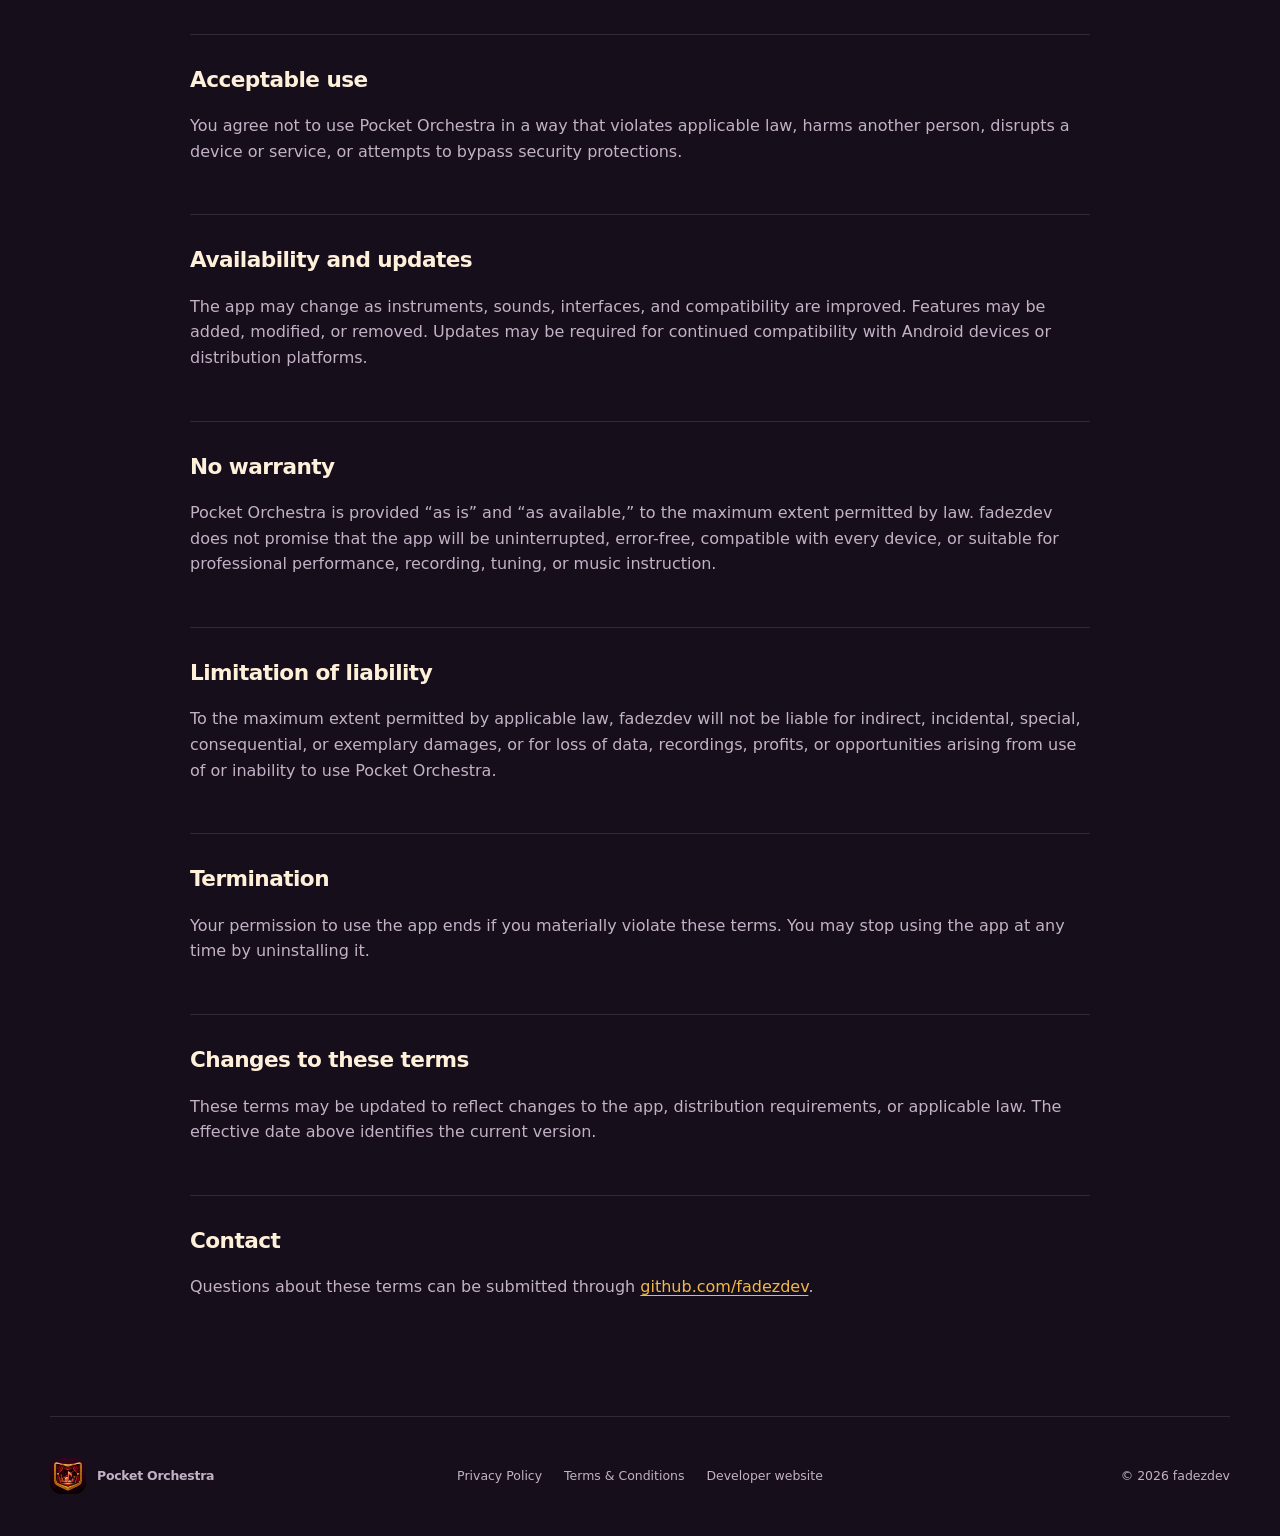
<file: pocket-orchestra/terms.html>
<!doctype html>
<html lang="en">
  <head>
    <meta charset="UTF-8" />
    <meta name="viewport" content="width=device-width, initial-scale=1" />
    <meta name="description" content="Pocket Orchestra Terms and Conditions" />
    <meta name="theme-color" content="#160e1b" />
    <title>Terms &amp; Conditions — Pocket Orchestra</title>
    <link rel="icon" href="./assets/icon.png" />
    <link rel="stylesheet" href="./styles.css" />
    <script src="./script.js" defer></script>
  </head>
  <body>
    <header class="site-header scrolled" data-header>
      <a class="brand" href="./"><img src="./assets/icon.png" alt="" /><span>Pocket Orchestra</span></a>
      <nav aria-label="Legal navigation"><a href="./privacy.html">Privacy</a><a href="./terms.html" aria-current="page">Terms</a></nav>
      <a class="developer-link" href="../">fadezdev <span aria-hidden="true">↗</span></a>
    </header>
    <main class="legal-main">
      <a class="legal-back" href="./">← Pocket Orchestra</a>
      <p class="section-label">Legal</p>
      <h1>Terms &amp; Conditions</h1>
      <p class="legal-meta">Effective date: October 16, 2026</p>
      <div class="legal-copy">
        <section><h2>Agreement</h2><p>These Terms and Conditions govern your use of the Pocket Orchestra mobile application and its informational website. By installing or using the app, you agree to these terms. If you do not agree, do not use the app.</p></section>
        <section><h2>License to use the app</h2><p>fadezdev grants you a limited, personal, non-exclusive, non-transferable, and revocable license to install and use Pocket Orchestra for lawful personal purposes. You may not sell, redistribute, reverse engineer, interfere with, or falsely represent the app as your own except where applicable law expressly permits otherwise.</p></section>
        <section><h2>Musical performances</h2><p>You remain responsible for performances and arrangements you create with the app. Pocket Orchestra stores saved plays locally as instrument events and timing information. The app does not provide cloud backup or guarantee that saved plays can be recovered after deletion, device failure, data clearing, or uninstallation.</p></section>
        <section><h2>Optional wallet connection</h2><p>Supported Android versions let you connect a compatible Solana wallet to display your public address. This is optional and does not unlock or restrict instruments or saved plays. You approve a sign-in message in your wallet; connection itself costs no SOL and requests no transaction or transfer. It does not create a cloud account, back up recordings, or promise tokens, rewards, or airdrops. Your wallet is a separate service governed by its own terms and eligibility requirements. Keep your private keys and recovery phrase private; Pocket Orchestra never requests them. You may disconnect from Home and manage any remaining authorization in your wallet's connected-app settings.</p></section>
        <section><h2>Third-party materials</h2><p>Pocket Orchestra includes open audio materials used under their respective licenses. Those materials remain subject to their original license terms. References to Android, Solana, Solana Seeker, the Solana dApp Store, GitHub, and other third-party names or marks belong to their respective owners and do not imply sponsorship.</p></section>
        <section><h2>Acceptable use</h2><p>You agree not to use Pocket Orchestra in a way that violates applicable law, harms another person, disrupts a device or service, or attempts to bypass security protections.</p></section>
        <section><h2>Availability and updates</h2><p>The app may change as instruments, sounds, interfaces, and compatibility are improved. Features may be added, modified, or removed. Updates may be required for continued compatibility with Android devices or distribution platforms.</p></section>
        <section><h2>No warranty</h2><p>Pocket Orchestra is provided “as is” and “as available,” to the maximum extent permitted by law. fadezdev does not promise that the app will be uninterrupted, error-free, compatible with every device, or suitable for professional performance, recording, tuning, or music instruction.</p></section>
        <section><h2>Limitation of liability</h2><p>To the maximum extent permitted by applicable law, fadezdev will not be liable for indirect, incidental, special, consequential, or exemplary damages, or for loss of data, recordings, profits, or opportunities arising from use of or inability to use Pocket Orchestra.</p></section>
        <section><h2>Termination</h2><p>Your permission to use the app ends if you materially violate these terms. You may stop using the app at any time by uninstalling it.</p></section>
        <section><h2>Changes to these terms</h2><p>These terms may be updated to reflect changes to the app, distribution requirements, or applicable law. The effective date above identifies the current version.</p></section>
        <section><h2>Contact</h2><p>Questions about these terms can be submitted through <a href="https://github.com/fadezdev" target="_blank" rel="noreferrer">github.com/fadezdev</a>.</p></section>
      </div>
    </main>
    <footer class="site-footer"><div class="footer-brand"><img src="./assets/icon.png" alt="" /><span>Pocket Orchestra</span></div><div class="footer-links"><a href="./privacy.html">Privacy Policy</a><a href="./terms.html">Terms &amp; Conditions</a><a href="../">Developer website</a></div><p>© <span data-year></span> fadezdev</p></footer>
  </body>
</html>
</file>
<file: styles.css>
:root {
  color-scheme: dark;
  --bg: #10110f;
  --surface: #171915;
  --surface-strong: #20231d;
  --text: #f0f1e9;
  --muted: #a4a99c;
  --line: rgba(240, 241, 233, 0.13);
  --accent: #c8ff4d;
  --accent-ink: #11140b;
  --blue: #75c7ff;
  --header: rgba(16, 17, 15, 0.78);
  --shadow: 0 28px 80px rgba(0, 0, 0, 0.28);
  --max: 1180px;
  --radius: 28px;
}

:root[data-theme="light"] {
  color-scheme: light;
  --bg: #f2f2e9;
  --surface: #fbfcf5;
  --surface-strong: #e6e8dc;
  --text: #161812;
  --muted: #5f6459;
  --line: rgba(22, 24, 18, 0.15);
  --accent: #86ba00;
  --accent-ink: #101408;
  --blue: #0069a6;
  --header: rgba(242, 242, 233, 0.82);
  --shadow: 0 28px 80px rgba(48, 52, 39, 0.12);
}

* {
  box-sizing: border-box;
}

html {
  scroll-behavior: smooth;
}

body {
  margin: 0;
  overflow-x: hidden;
  background:
    radial-gradient(circle at 78% 8%, color-mix(in srgb, var(--blue) 9%, transparent) 0, transparent 27rem),
    var(--bg);
  color: var(--text);
  font-family: Inter, ui-sans-serif, system-ui, -apple-system, BlinkMacSystemFont, "Segoe UI", sans-serif;
  font-size: 16px;
  line-height: 1.6;
  transition: background-color 180ms ease, color 180ms ease;
}

a {
  color: inherit;
  text-decoration: none;
}

button,
a {
  -webkit-tap-highlight-color: transparent;
}

button:focus-visible,
a:focus-visible {
  outline: 3px solid var(--blue);
  outline-offset: 4px;
}

.skip-link {
  position: fixed;
  z-index: 100;
  top: 10px;
  left: 10px;
  padding: 10px 14px;
  border-radius: 10px;
  background: var(--text);
  color: var(--bg);
  transform: translateY(-150%);
}

.skip-link:focus {
  transform: translateY(0);
}

.site-header {
  position: sticky;
  z-index: 20;
  top: 0;
  display: grid;
  grid-template-columns: 1fr auto 1fr;
  align-items: center;
  width: min(calc(100% - 40px), var(--max));
  min-height: 82px;
  margin: 0 auto;
  border-bottom: 1px solid transparent;
  background: var(--header);
  backdrop-filter: blur(18px);
  transition: border-color 180ms ease;
}

.site-header.scrolled {
  border-color: var(--line);
}

.brand {
  display: inline-flex;
  align-items: center;
  justify-self: start;
  gap: 10px;
  width: fit-content;
  font-weight: 800;
  letter-spacing: -0.02em;
}

.brand-mark {
  display: grid;
  width: 34px;
  height: 34px;
  place-items: center;
  border-radius: 11px 11px 11px 4px;
  background: var(--accent);
  color: var(--accent-ink);
  font-size: 0.8rem;
  letter-spacing: -0.08em;
  transform: rotate(-3deg);
}

.nav {
  display: flex;
  align-items: center;
  gap: 30px;
  color: var(--muted);
  font-size: 0.9rem;
  font-weight: 650;
}

.nav a {
  transition: color 160ms ease;
}

.nav a:hover {
  color: var(--text);
}

.theme-toggle {
  display: grid;
  width: 42px;
  height: 42px;
  place-items: center;
  justify-self: end;
  border: 1px solid var(--line);
  border-radius: 50%;
  background: var(--surface);
  color: var(--text);
  cursor: pointer;
}

.theme-toggle svg {
  width: 18px;
  fill: none;
  stroke: currentColor;
  stroke-linecap: round;
  stroke-linejoin: round;
  stroke-width: 1.8;
}

:root[data-theme="dark"] .theme-toggle .moon,
:root[data-theme="light"] .theme-toggle .sun {
  display: none;
}

.section {
  width: min(calc(100% - 40px), var(--max));
  margin: 0 auto;
  padding: 120px 0;
}

.hero {
  display: grid;
  grid-template-columns: minmax(0, 1.3fr) minmax(340px, 0.7fr);
  gap: clamp(50px, 7vw, 110px);
  align-items: center;
  min-height: calc(100vh - 82px);
  padding-top: 70px;
}

.eyebrow,
.section-number {
  margin: 0 0 24px;
  color: var(--muted);
  font-size: 0.75rem;
  font-weight: 800;
  letter-spacing: 0.15em;
  text-transform: uppercase;
}

.eyebrow {
  display: flex;
  align-items: center;
  gap: 9px;
}

.status-dot {
  width: 8px;
  height: 8px;
  border-radius: 50%;
  background: var(--accent);
  box-shadow: 0 0 0 5px color-mix(in srgb, var(--accent) 15%, transparent);
}

h1,
h2,
h3,
p {
  text-wrap: pretty;
}

h1 {
  max-width: 820px;
  margin: 0;
  font-size: clamp(3.5rem, 7.5vw, 7.6rem);
  line-height: 0.91;
  letter-spacing: -0.075em;
}

h1 span {
  color: var(--accent);
}

.hero-intro {
  max-width: 670px;
  margin: 32px 0 0;
  color: var(--muted);
  font-size: clamp(1.05rem, 2vw, 1.28rem);
}

.hero-actions {
  display: flex;
  flex-wrap: wrap;
  gap: 12px;
  margin-top: 38px;
}

.button {
  display: inline-flex;
  align-items: center;
  justify-content: center;
  gap: 9px;
  min-height: 54px;
  padding: 0 22px;
  border: 1px solid var(--line);
  border-radius: 100px;
  font-weight: 800;
  transition: transform 160ms ease, background-color 160ms ease, border-color 160ms ease;
}

.button:hover {
  transform: translateY(-2px);
}

.button-primary {
  border-color: var(--accent);
  background: var(--accent);
  color: var(--accent-ink);
}

.button-quiet {
  background: var(--surface);
}

.process-card {
  position: relative;
  overflow: hidden;
  padding: 26px;
  border: 1px solid var(--line);
  border-radius: var(--radius);
  background: linear-gradient(145deg, var(--surface-strong), var(--surface));
  box-shadow: var(--shadow);
  transform: rotate(1.5deg);
}

.process-card::before {
  position: absolute;
  top: -50px;
  right: -45px;
  width: 170px;
  height: 170px;
  border-radius: 50%;
  background: var(--accent);
  content: "";
  filter: blur(80px);
  opacity: 0.18;
}

.card-topline,
.live-label {
  display: flex;
  align-items: center;
}

.card-topline {
  justify-content: space-between;
  padding-bottom: 22px;
  border-bottom: 1px solid var(--line);
  color: var(--muted);
  font-family: ui-monospace, SFMono-Regular, Menlo, Consolas, monospace;
  font-size: 0.72rem;
}

.live-label {
  gap: 7px;
}

.live-label i {
  width: 7px;
  height: 7px;
  border-radius: 50%;
  background: var(--accent);
  box-shadow: 0 0 12px var(--accent);
}

.process-list {
  display: grid;
  gap: 0;
  margin: 0;
  padding: 8px 0;
  list-style: none;
}

.process-list li {
  display: grid;
  grid-template-columns: 42px 1fr;
  align-items: center;
  padding: 22px 0;
  border-bottom: 1px solid var(--line);
}

.process-list li > span {
  color: var(--accent);
  font-family: ui-monospace, SFMono-Regular, Menlo, Consolas, monospace;
  font-size: 0.75rem;
}

.process-list div {
  display: grid;
}

.process-list strong {
  font-size: 1.05rem;
}

.process-list small {
  color: var(--muted);
}

.signal {
  display: flex;
  align-items: end;
  gap: 5px;
  height: 32px;
  margin-top: 22px;
}

.signal span {
  width: 7px;
  border-radius: 5px;
  background: var(--blue);
  animation: signal 1.4s ease-in-out infinite alternate;
}

.signal span:nth-child(1) { height: 20%; }
.signal span:nth-child(2) { height: 55%; animation-delay: -0.8s; }
.signal span:nth-child(3) { height: 90%; animation-delay: -0.3s; }
.signal span:nth-child(4) { height: 45%; animation-delay: -1s; }
.signal span:nth-child(5) { height: 70%; animation-delay: -0.5s; }
.signal span:nth-child(6) { height: 32%; animation-delay: -0.15s; }

@keyframes signal {
  to { transform: scaleY(0.45); opacity: 0.55; }
}

.about,
.capabilities,
.work,
.contact {
  border-top: 1px solid var(--line);
}

.section-heading {
  display: grid;
  grid-template-columns: 0.55fr 1.45fr;
  gap: 40px;
  align-items: start;
  margin-bottom: 72px;
}

.section-heading h2,
.contact h2 {
  margin: 0;
  font-size: clamp(2.5rem, 5.5vw, 5.4rem);
  line-height: 0.98;
  letter-spacing: -0.06em;
}

.about-grid {
  display: grid;
  grid-template-columns: 0.75fr 1.25fr;
  gap: clamp(50px, 8vw, 130px);
  margin-left: 27.5%;
}

.about-copy {
  color: var(--muted);
  font-size: 1.05rem;
}

.about-copy p:first-child {
  margin-top: 0;
}

.about-copy strong {
  color: var(--text);
}

.principles {
  display: grid;
}

.principles article {
  display: grid;
  grid-template-columns: 42px 0.55fr 1fr;
  gap: 18px;
  align-items: baseline;
  padding: 25px 0;
  border-top: 1px solid var(--line);
}

.principles article:last-child {
  border-bottom: 1px solid var(--line);
}

.principles article > span {
  color: var(--accent);
}

.principles h3,
.principles p {
  margin: 0;
}

.principles p {
  color: var(--muted);
  font-size: 0.92rem;
}

.capability-grid {
  display: grid;
  grid-template-columns: repeat(3, 1fr);
  gap: 16px;
}

.capability-card {
  min-height: 270px;
  padding: 28px;
  border: 1px solid var(--line);
  border-radius: 22px;
  background: var(--surface);
  transition: transform 180ms ease, border-color 180ms ease;
}

.capability-card:hover {
  border-color: color-mix(in srgb, var(--accent) 48%, var(--line));
  transform: translateY(-5px);
}

.capability-index {
  display: grid;
  width: 38px;
  height: 38px;
  place-items: center;
  border-radius: 50%;
  background: var(--surface-strong);
  color: var(--accent);
  font-family: ui-monospace, SFMono-Regular, Menlo, Consolas, monospace;
  font-size: 0.75rem;
}

.capability-card h3 {
  margin: 68px 0 12px;
  font-size: 1.45rem;
  letter-spacing: -0.035em;
}

.capability-card p {
  margin: 0;
  color: var(--muted);
}

.stack {
  display: flex;
  flex-wrap: wrap;
  gap: 9px;
  margin-top: 28px;
}

.stack span {
  padding: 9px 14px;
  border: 1px solid var(--line);
  border-radius: 100px;
  color: var(--muted);
  font-family: ui-monospace, SFMono-Regular, Menlo, Consolas, monospace;
  font-size: 0.76rem;
}

.work-card {
  display: grid;
  grid-template-columns: 1fr auto;
  gap: 40px;
  align-items: center;
  min-height: 390px;
  padding: clamp(28px, 6vw, 70px);
  border: 1px solid var(--line);
  border-radius: var(--radius);
  background:
    linear-gradient(135deg, color-mix(in srgb, var(--blue) 10%, transparent), transparent 45%),
    var(--surface);
}

.work-card-copy {
  max-width: 650px;
}

.work-icon {
  display: block;
  width: 74px;
  height: 74px;
  margin-bottom: 28px;
  border-radius: 20px;
  box-shadow: 0 14px 38px rgba(0, 0, 0, 0.28);
}

.work-state {
  display: flex;
  align-items: center;
  gap: 9px;
  color: var(--muted);
  font-size: 0.75rem;
  font-weight: 800;
  letter-spacing: 0.12em;
  text-transform: uppercase;
}

.work-state span {
  width: 8px;
  height: 8px;
  border-radius: 50%;
  background: var(--blue);
}

.work-card h3 {
  max-width: 630px;
  margin: 24px 0 18px;
  font-size: clamp(2.3rem, 4vw, 4.1rem);
  line-height: 1;
  letter-spacing: -0.055em;
}

.work-card-copy > p:last-child {
  max-width: 580px;
  color: var(--muted);
}

.round-link {
  display: grid;
  width: 154px;
  height: 154px;
  padding: 24px;
  border-radius: 50%;
  background: var(--accent);
  color: var(--accent-ink);
  font-weight: 800;
  transition: transform 180ms ease;
}

.round-link:hover {
  transform: rotate(5deg) scale(1.04);
}

.round-link b {
  align-self: end;
  justify-self: end;
  font-size: 1.5rem;
}

.contact {
  padding-bottom: 90px;
}

.contact-row {
  display: flex;
  justify-content: space-between;
  gap: 40px;
  align-items: end;
}

.contact-row > div {
  max-width: 780px;
}

.contact-row p {
  margin: 20px 0 0;
  color: var(--muted);
  font-size: 1.08rem;
}

.site-footer {
  display: grid;
  grid-template-columns: 1fr auto 1fr;
  align-items: center;
  width: min(calc(100% - 40px), var(--max));
  min-height: 110px;
  margin: 0 auto;
  border-top: 1px solid var(--line);
  color: var(--muted);
  font-size: 0.8rem;
}

.site-footer .brand {
  color: var(--text);
}

.site-footer p:last-child {
  justify-self: end;
}

.reveal {
  opacity: 0;
  transform: translateY(18px);
  transition: opacity 600ms ease, transform 600ms ease;
}

.reveal.visible {
  opacity: 1;
  transform: translateY(0);
}

.process-card.reveal.visible {
  transform: rotate(1.5deg);
}

@media (max-width: 900px) {
  .hero {
    grid-template-columns: 1fr;
    min-height: auto;
    padding-top: 100px;
  }

  .process-card {
    width: min(100%, 540px);
    justify-self: end;
  }

  .about-grid {
    grid-template-columns: 1fr;
    margin-left: 0;
  }

  .capability-grid {
    grid-template-columns: 1fr;
  }

  .capability-card {
    min-height: auto;
  }

  .capability-card h3 {
    margin-top: 45px;
  }
}

@media (max-width: 680px) {
  .site-header {
    grid-template-columns: 1fr auto;
    width: min(calc(100% - 28px), var(--max));
  }

  .nav {
    display: none;
  }

  .section,
  .site-footer {
    width: min(calc(100% - 28px), var(--max));
  }

  .section {
    padding: 86px 0;
  }

  .hero {
    padding-top: 72px;
  }

  h1 {
    font-size: clamp(3.15rem, 16vw, 5.5rem);
  }

  .section-heading {
    grid-template-columns: 1fr;
    gap: 14px;
    margin-bottom: 48px;
  }

  .section-heading h2,
  .contact h2 {
    font-size: clamp(2.6rem, 12vw, 4.2rem);
  }

  .process-card {
    padding: 21px;
  }

  .principles article {
    grid-template-columns: 32px 1fr;
  }

  .principles p {
    grid-column: 2;
  }

  .work-card {
    grid-template-columns: 1fr;
  }

  .round-link {
    width: 132px;
    height: 132px;
    justify-self: end;
  }

  .contact-row {
    display: grid;
    align-items: start;
  }

  .contact-row .button {
    justify-self: start;
  }

  .site-footer {
    grid-template-columns: 1fr auto;
    padding: 26px 0;
  }

  .site-footer > p:first-of-type {
    display: none;
  }
}

@media (prefers-reduced-motion: reduce) {
  html {
    scroll-behavior: auto;
  }

  *,
  *::before,
  *::after {
    animation-duration: 0.01ms !important;
    animation-iteration-count: 1 !important;
    scroll-behavior: auto !important;
    transition-duration: 0.01ms !important;
  }

  .reveal {
    opacity: 1;
    transform: none;
  }
}
</file>
<file: pocket-orchestra/styles.css>
:root {
  color-scheme: dark;
  --bg: #160e1b;
  --raised: #1e1222;
  --surface: #2a1829;
  --soft: #352036;
  --border: #5a334e;
  --text: #fff0da;
  --muted: #c3b2c6;
  --gold: #f0b94a;
  --coral: #ff6f82;
  --teal: #4eb7ae;
  --max: 1180px;
}

* { box-sizing: border-box; }
html { scroll-behavior: smooth; }
body {
  margin: 0;
  overflow-x: hidden;
  background: var(--bg);
  color: var(--text);
  font-family: Inter, ui-rounded, "Arial Rounded MT Bold", system-ui, -apple-system, BlinkMacSystemFont, "Segoe UI", sans-serif;
  line-height: 1.6;
}
a { color: inherit; text-decoration: none; }
img { max-width: 100%; }
a:focus-visible { outline: 3px solid var(--teal); outline-offset: 4px; }
.instrument-sprite { position: absolute; width: 0; height: 0; overflow: hidden; }

.skip-link {
  position: fixed;
  z-index: 100;
  top: 10px;
  left: 10px;
  padding: 10px 14px;
  border-radius: 10px;
  background: var(--text);
  color: var(--bg);
  transform: translateY(-160%);
}
.skip-link:focus { transform: translateY(0); }

.site-header {
  position: fixed;
  z-index: 30;
  top: 0;
  left: 50%;
  display: grid;
  grid-template-columns: 1fr auto 1fr;
  align-items: center;
  width: min(calc(100% - 36px), var(--max));
  min-height: 78px;
  padding: 0 8px;
  border-bottom: 1px solid transparent;
  transform: translateX(-50%);
  transition: background 180ms ease, border-color 180ms ease;
}
.site-header.scrolled {
  border-color: rgba(255, 240, 218, 0.12);
  background: rgba(22, 14, 27, 0.84);
  backdrop-filter: blur(18px);
}
.brand, .footer-brand { display: inline-flex; align-items: center; gap: 11px; font-weight: 900; letter-spacing: -0.02em; }
.brand img { width: 38px; height: 38px; border-radius: 12px; }
.site-header nav { display: flex; gap: 25px; color: var(--muted); font-size: 0.82rem; font-weight: 800; }
.site-header nav a, .developer-link { transition: color 160ms ease; }
.site-header nav a:hover, .developer-link:hover { color: var(--gold); }
.developer-link { justify-self: end; color: var(--muted); font-size: 0.82rem; font-weight: 800; }

.hero {
  position: relative;
  display: grid;
  grid-template-columns: 1.08fr 0.92fr;
  gap: clamp(45px, 8vw, 120px);
  align-items: center;
  min-height: 100vh;
  padding: 130px max(24px, calc((100vw - var(--max)) / 2)) 90px;
  overflow: hidden;
  background:
    linear-gradient(90deg, rgba(22, 14, 27, 0.96), rgba(22, 14, 27, 0.82) 47%, rgba(22, 14, 27, 0.48)),
    url("./assets/theater-background.png") center / cover;
}
.hero::after {
  position: absolute;
  inset: auto 0 0;
  height: 170px;
  background: linear-gradient(transparent, var(--bg));
  content: "";
}
.hero-copy, .hero-art { position: relative; z-index: 3; }
.eyebrow, .section-label {
  margin: 0;
  color: var(--gold);
  font-size: 0.72rem;
  font-weight: 900;
  letter-spacing: 0.2em;
  text-transform: uppercase;
}
h1, h2, h3, p { text-wrap: pretty; }
h1 {
  max-width: 800px;
  margin: 22px 0 0;
  font-size: clamp(3.6rem, 7vw, 7rem);
  line-height: 0.93;
  letter-spacing: -0.065em;
}
h1 span { color: var(--coral); }
.hero-intro { max-width: 660px; margin: 30px 0 0; color: var(--muted); font-size: clamp(1.06rem, 2vw, 1.28rem); }
.platform-note { display: flex; flex-wrap: wrap; align-items: center; gap: 12px; margin-top: 35px; color: var(--text); font-size: 0.75rem; font-weight: 900; letter-spacing: 0.08em; text-transform: uppercase; }
.platform-note i { width: 4px; height: 4px; border-radius: 50%; background: var(--gold); }

.hero-art { display: grid; place-items: center; min-height: 530px; }
.hero-art img { position: relative; z-index: 3; width: min(82%, 500px); border-radius: 25%; filter: drop-shadow(0 35px 55px rgba(0, 0, 0, 0.5)); animation: float 5s ease-in-out infinite; }
.stage-orbit { position: absolute; border: 1px solid rgba(240, 185, 74, 0.26); border-radius: 50%; }
.orbit-one { width: 490px; height: 490px; }
.orbit-two { width: 390px; height: 390px; border-color: rgba(78, 183, 174, 0.24); }
.hero-glow { position: absolute; z-index: 1; right: 8%; width: 440px; height: 440px; border-radius: 50%; background: rgba(255, 111, 130, 0.2); filter: blur(100px); }
.floating-note { position: absolute; z-index: 4; color: var(--gold); font-size: 2rem; animation: noteFloat 4s ease-in-out infinite; }
.note-one { top: 12%; right: 8%; }
.note-two { bottom: 15%; left: 4%; color: var(--teal); animation-delay: -2s; }
@keyframes float { 50% { transform: translateY(-12px) rotate(1deg); } }
@keyframes noteFloat { 50% { transform: translateY(-14px) rotate(8deg); opacity: 0.7; } }

.curtain { position: absolute; z-index: 2; top: 0; width: 120px; height: 75%; background: linear-gradient(90deg, #4b0717, #b51f32 35%, #5b091b 70%, #260510); box-shadow: inset 0 0 35px rgba(255, 111, 130, 0.28); opacity: 0.88; }
.curtain-left { left: 0; border-radius: 0 0 80% 0; transform: translateX(-58%); }
.curtain-right { right: 0; border-radius: 0 0 0 80%; transform: translateX(58%); }

.section { width: min(calc(100% - 40px), var(--max)); margin: 0 auto; padding: 120px 0; }
.promise { display: grid; grid-template-columns: 0.45fr 1fr; gap: 50px; border-bottom: 1px solid rgba(255, 240, 218, 0.12); }
.promise-copy h2, .section-heading h2, .recording-copy h2, .status h2 {
  margin: 0;
  font-size: clamp(2.65rem, 5.5vw, 5.4rem);
  line-height: 0.98;
  letter-spacing: -0.06em;
}
.promise-copy > p { max-width: 760px; margin: 28px 0 0; color: var(--muted); font-size: 1.08rem; }
.promise-points { grid-column: 2; display: grid; grid-template-columns: repeat(3, 1fr); gap: 12px; }
.promise-points article { display: grid; min-height: 140px; padding: 24px; border: 1px solid var(--border); border-radius: 20px; background: var(--raised); }
.promise-points strong { color: var(--coral); font-size: 2rem; }
.promise-points span { align-self: end; color: var(--muted); font-size: 0.86rem; }

.section-heading { display: grid; grid-template-columns: 0.45fr 1fr; gap: 50px; margin-bottom: 70px; }
.section-heading h2 { grid-column: 2; }
.section-heading > p:last-child { grid-column: 2; max-width: 620px; margin: -25px 0 0; color: var(--muted); }
.instrument-grid { display: grid; grid-template-columns: repeat(3, 1fr); gap: 12px; }
.instrument-card { position: relative; display: flex; min-height: 310px; padding: 23px; flex-direction: column; overflow: hidden; border: 1px solid var(--border); border-radius: 22px; background: var(--raised); transition: transform 180ms ease, border-color 180ms ease; }
.instrument-card::after { position: absolute; right: -35px; bottom: -45px; width: 120px; height: 120px; border-radius: 50%; background: var(--card-accent); content: ""; filter: blur(45px); opacity: 0.23; }
.instrument-card:hover { border-color: var(--card-accent); transform: translateY(-5px); }
.instrument-card > span { color: var(--card-accent); font-family: ui-monospace, monospace; font-size: 0.72rem; }
.instrument-art { width: 100%; height: 82px; margin: 21px 0 5px; color: var(--card-accent); fill: none; stroke: currentColor; stroke-width: 2.8; stroke-linecap: round; stroke-linejoin: round; filter: drop-shadow(0 9px 14px color-mix(in srgb, var(--card-accent) 25%, transparent)); opacity: .94; }
.instrument-art .solid { fill: currentColor; stroke: none; }
.instrument-card h3 { margin: 2px 0 10px; font-size: 1.4rem; letter-spacing: -0.04em; }
.instrument-card p { margin: 0; color: var(--muted); font-size: 0.9rem; }
.instrument-card b { z-index: 1; margin-top: auto; padding-top: 25px; color: var(--card-accent); font-size: 0.68rem; letter-spacing: 0.08em; text-transform: uppercase; }
.drums { --card-accent: #ff7b76; } .piano { --card-accent: #75c5e8; } .guitar { --card-accent: #f0b94a; } .harp { --card-accent: #dba9ff; } .bongos { --card-accent: #d9976d; } .handpan { --card-accent: #4eb7ae; } .xylophone { --card-accent: #f3a34f; } .darbuka { --card-accent: #75c7c1; } .trumpet { --card-accent: #f5d36c; }

.recording { display: grid; grid-template-columns: 1fr 0.85fr; gap: clamp(55px, 9vw, 130px); align-items: center; }
.recording-console { padding: 24px; border: 1px solid var(--border); border-radius: 28px; background: linear-gradient(145deg, var(--soft), var(--raised)); box-shadow: 0 35px 80px rgba(0,0,0,.35); transform: rotate(-1.5deg); }
.console-top { display: flex; align-items: center; gap: 8px; padding-bottom: 22px; color: var(--gold); font-size: 0.72rem; font-weight: 900; letter-spacing: 0.14em; }
.console-top span { margin-right: auto; }.console-top i { width: 9px; height: 9px; border-radius: 50%; background: var(--border); }
.track { display: grid; grid-template-columns: 105px 1fr 45px; gap: 14px; align-items: center; padding: 18px 0; border-top: 1px solid rgba(255,240,218,.1); font-size: .72rem; }
.track span { height: 8px; border-radius: 10px; background: linear-gradient(90deg, currentColor 0 72%, rgba(255,255,255,.08) 72%); }
.track em { color: var(--muted); font-style: normal; text-align: right; }.track.coral { color: var(--coral); }.track.gold { color: var(--gold); }.track.teal { color: var(--teal); }.track b { color: var(--text); }
.console-line { height: 1px; margin: 12px 0 22px; background: var(--border); }
.console-controls { display: flex; justify-content: center; gap: 12px; }
.console-controls span { display: grid; place-items: center; width: 46px; height: 46px; border-radius: 50%; background: var(--surface); color: var(--text); font-size: 1rem; }.console-controls span:first-child { background: var(--coral); color: var(--bg); }
.recording-copy h2 { margin-top: 22px; }
.recording-copy > p:not(.section-label) { margin-top: 28px; color: var(--muted); font-size: 1.05rem; }
.recording-copy ul { display: grid; gap: 13px; margin: 28px 0 0; padding: 0; list-style: none; }
.recording-copy li { position: relative; padding-left: 25px; }.recording-copy li::before { position: absolute; left: 0; color: var(--gold); content: "✦"; }

.principles { border-top: 1px solid rgba(255,240,218,.12); }
.principle-grid { display: grid; grid-template-columns: repeat(4, 1fr); gap: 12px; }
.principle-grid article { min-height: 240px; padding: 26px; border-top: 2px solid var(--gold); background: var(--raised); }
.principle-grid span { color: var(--gold); font-family: ui-monospace, monospace; font-size: .72rem; }
.principle-grid h3 { margin: 62px 0 10px; font-size: 1.25rem; }.principle-grid p { margin: 0; color: var(--muted); font-size: .9rem; }

.status { padding-top: 50px; }
.status-inner { display: grid; grid-template-columns: 160px 1fr; gap: 45px; align-items: center; padding: clamp(28px, 6vw, 65px); border: 1px solid var(--border); border-radius: 30px; background: linear-gradient(120deg, rgba(255,111,130,.1), rgba(240,185,74,.06)), var(--raised); }
.status img { width: 160px; border-radius: 34px; box-shadow: 0 24px 55px rgba(0,0,0,.35); }.status h2 { margin-top: 18px; font-size: clamp(2.3rem, 4.7vw, 4.6rem); }.status p:last-child { color: var(--muted); }

.site-footer { display: grid; grid-template-columns: 1fr auto 1fr; gap: 30px; align-items: center; width: min(calc(100% - 40px), var(--max)); min-height: 120px; margin: 0 auto; border-top: 1px solid rgba(255,240,218,.12); color: var(--muted); font-size: .78rem; }
.footer-brand img { width: 36px; height: 36px; border-radius: 11px; }.footer-links { display: flex; gap: 22px; }.footer-links a:hover { color: var(--gold); }.site-footer > p { justify-self: end; }

.legal-main { width: min(calc(100% - 40px), 900px); min-height: calc(100vh - 120px); margin: 0 auto; padding: 150px 0 100px; }
.legal-back { display: inline-flex; margin-bottom: 45px; color: var(--gold); font-size: .8rem; font-weight: 900; letter-spacing: .08em; text-transform: uppercase; }
.legal-main h1 { font-size: clamp(3rem, 7vw, 5.8rem); }.legal-meta { margin: 18px 0 55px; color: var(--muted); }
.legal-copy { display: grid; gap: 34px; }.legal-copy section { padding-top: 28px; border-top: 1px solid rgba(255,240,218,.12); }.legal-copy h2 { margin: 0 0 12px; font-size: 1.35rem; letter-spacing: -.025em; }.legal-copy p, .legal-copy li { color: var(--muted); }.legal-copy ul { padding-left: 20px; }.legal-copy a { color: var(--gold); text-decoration: underline; text-underline-offset: 3px; }

.reveal { opacity: 0; transform: translateY(18px); transition: opacity 600ms ease, transform 600ms ease; }.reveal.visible { opacity: 1; transform: translateY(0); }.recording-console.reveal.visible { transform: rotate(-1.5deg); }

@media (max-width: 1000px) {
  .instrument-grid { grid-template-columns: repeat(2, 1fr); }
  .principle-grid { grid-template-columns: repeat(2, 1fr); }
}
@media (max-width: 860px) {
  .site-header { grid-template-columns: 1fr auto; }.site-header nav { display: none; }
  .hero { grid-template-columns: 1fr; padding-top: 150px; text-align: center; }.hero-copy { display: grid; justify-items: center; }.hero-art { min-height: 430px; }.hero-art img { width: min(70%, 430px); }
  .promise, .section-heading { grid-template-columns: 1fr; }.promise-points, .section-heading h2, .section-heading > p:last-child { grid-column: 1; }.section-heading > p:last-child { margin-top: -20px; }
  .recording { grid-template-columns: 1fr; }.recording-console { width: min(100%, 620px); }
  .site-footer { grid-template-columns: 1fr auto; padding: 25px 0; }.footer-links { grid-column: 1 / -1; grid-row: 2; }.site-footer > p { grid-column: 2; grid-row: 1; }
}
@media (max-width: 600px) {
  .site-header, .section, .site-footer { width: min(calc(100% - 28px), var(--max)); }.developer-link span { display: none; }
  .section { padding: 86px 0; }.hero { padding-inline: 22px; }.hero h1 { font-size: clamp(3.25rem, 16vw, 5.2rem); }.hero-art { min-height: 330px; }.orbit-one { width: 330px; height: 330px; }.orbit-two { width: 260px; height: 260px; }
  .promise-points, .instrument-grid, .principle-grid { grid-template-columns: 1fr; }.instrument-card { min-height: 240px; }.promise-points article { min-height: 115px; }
  .status-inner { grid-template-columns: 1fr; }.status img { width: 110px; }.footer-links { flex-direction: column; gap: 9px; }
  .track { grid-template-columns: 82px 1fr 40px; gap: 8px; }
}
@media (prefers-reduced-motion: reduce) {
  html { scroll-behavior: auto; } *, *::before, *::after { animation-duration: .01ms !important; animation-iteration-count: 1 !important; transition-duration: .01ms !important; }.reveal { opacity: 1; transform: none; }
}
</file>
